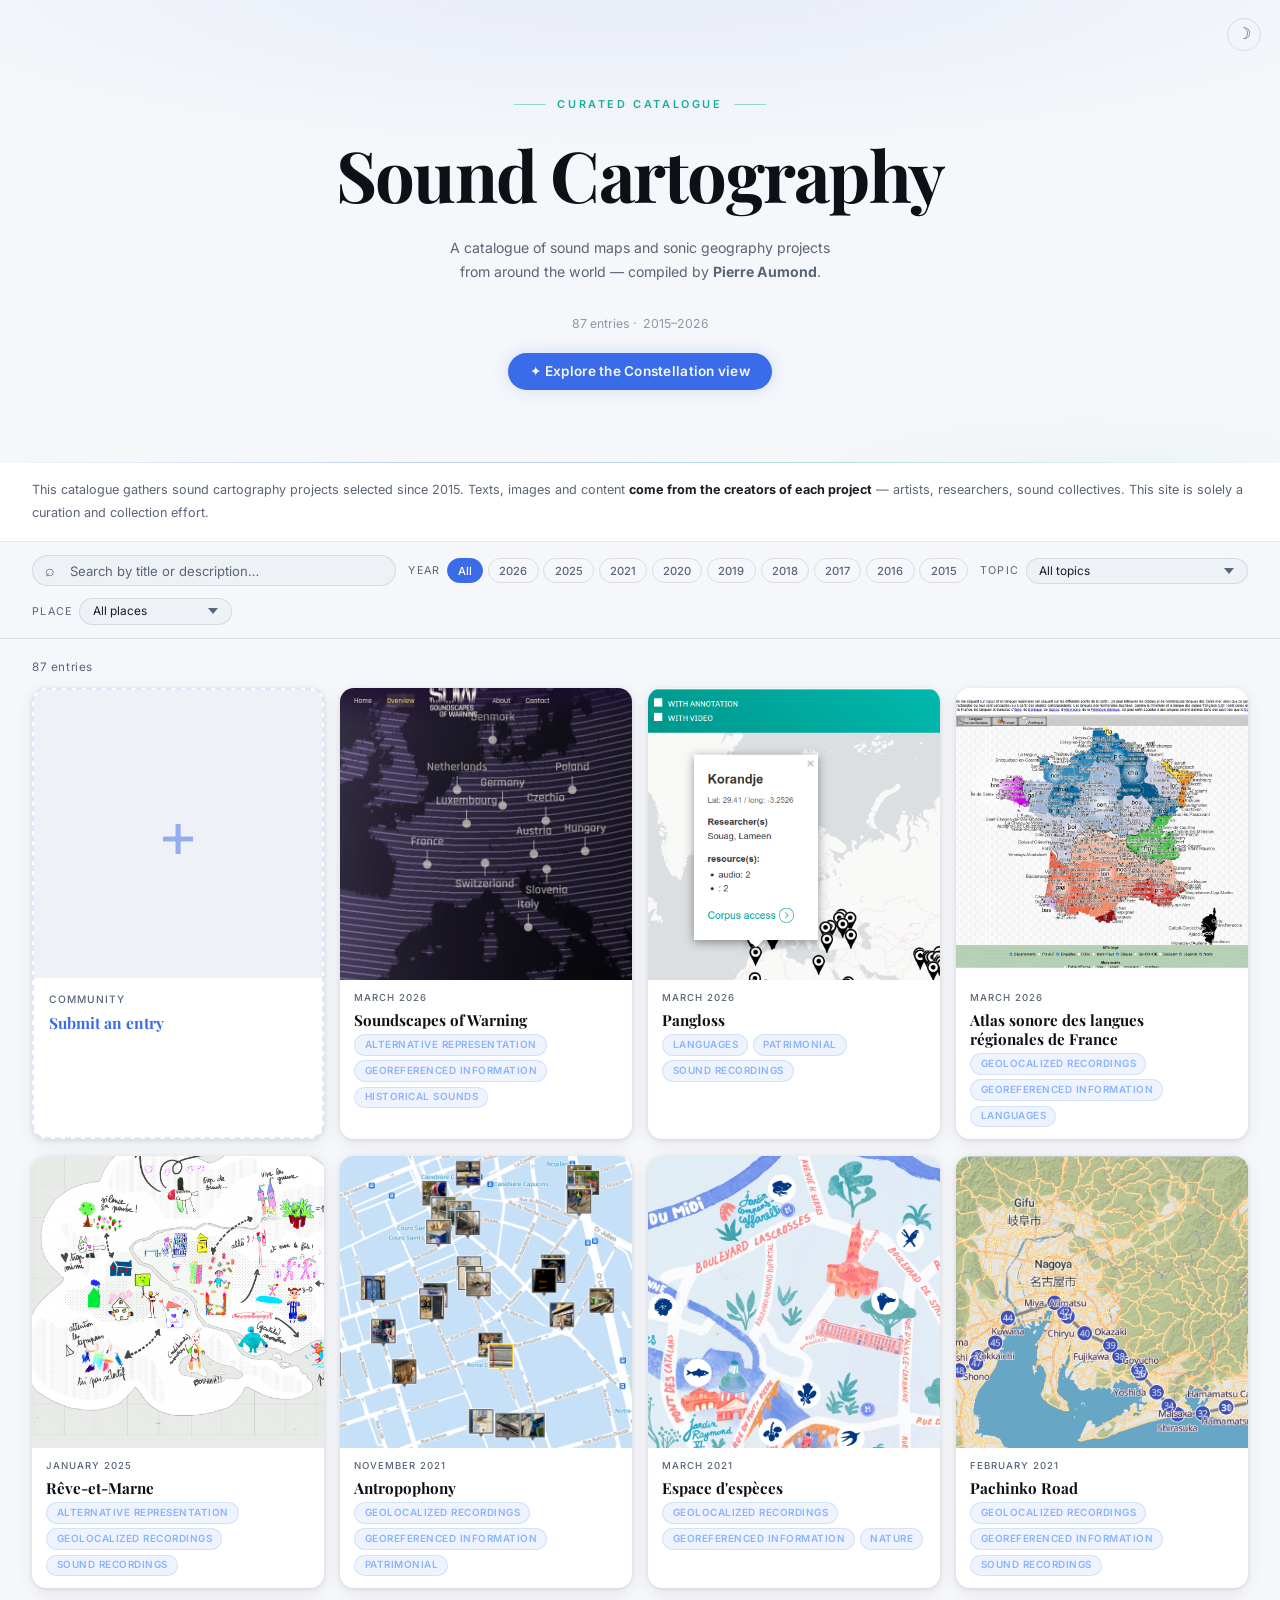
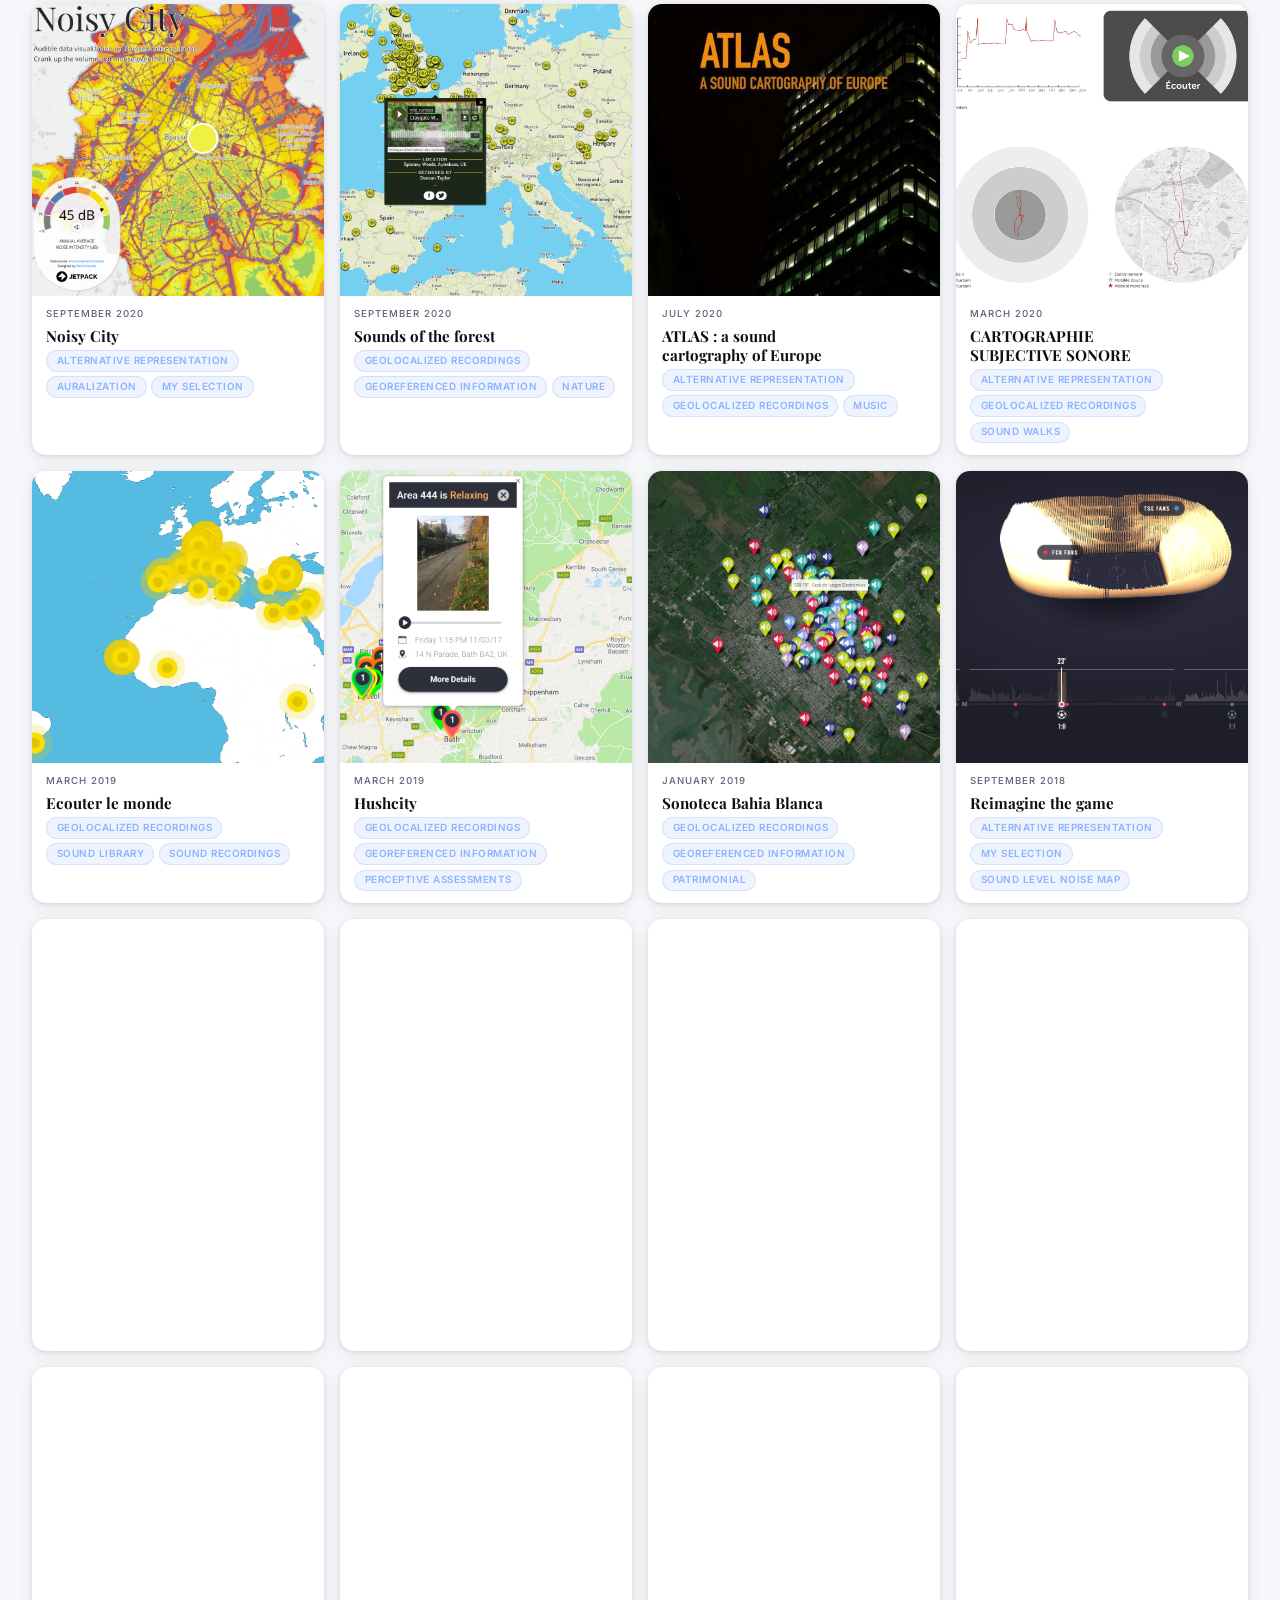
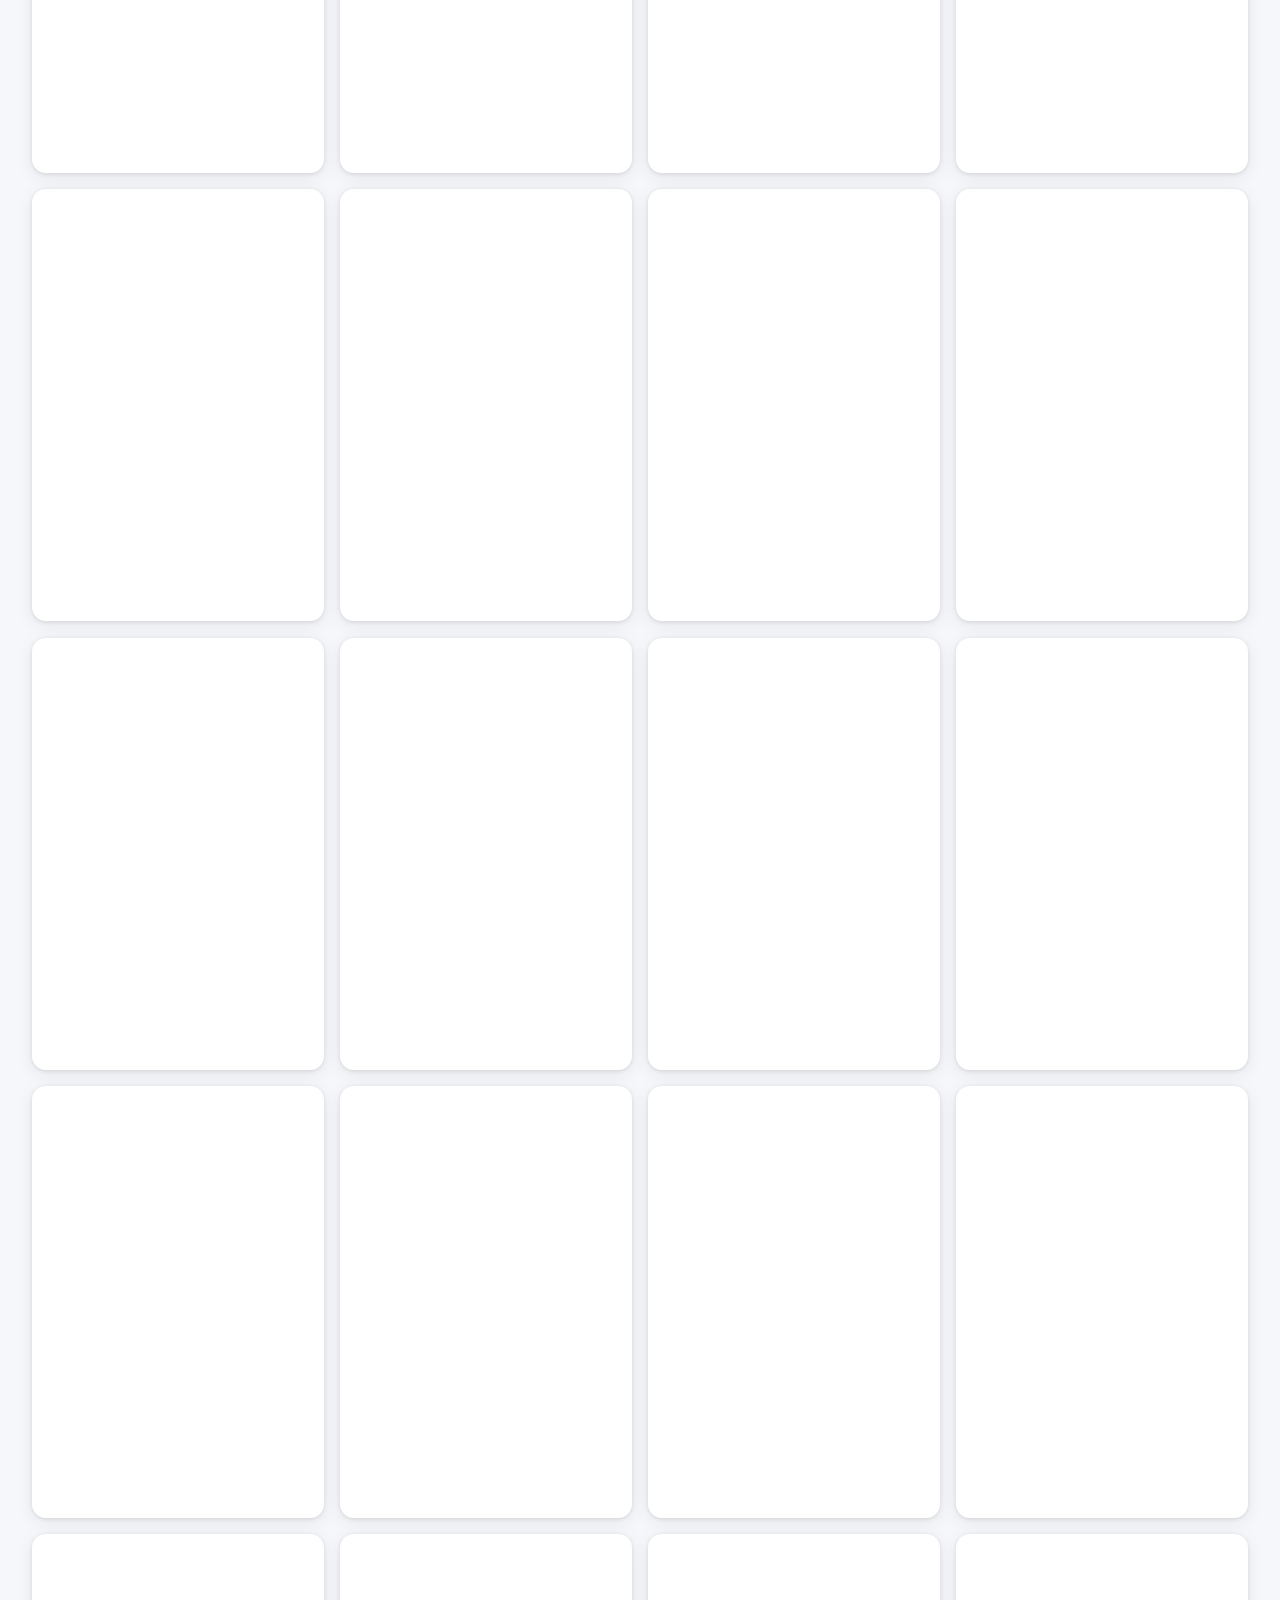
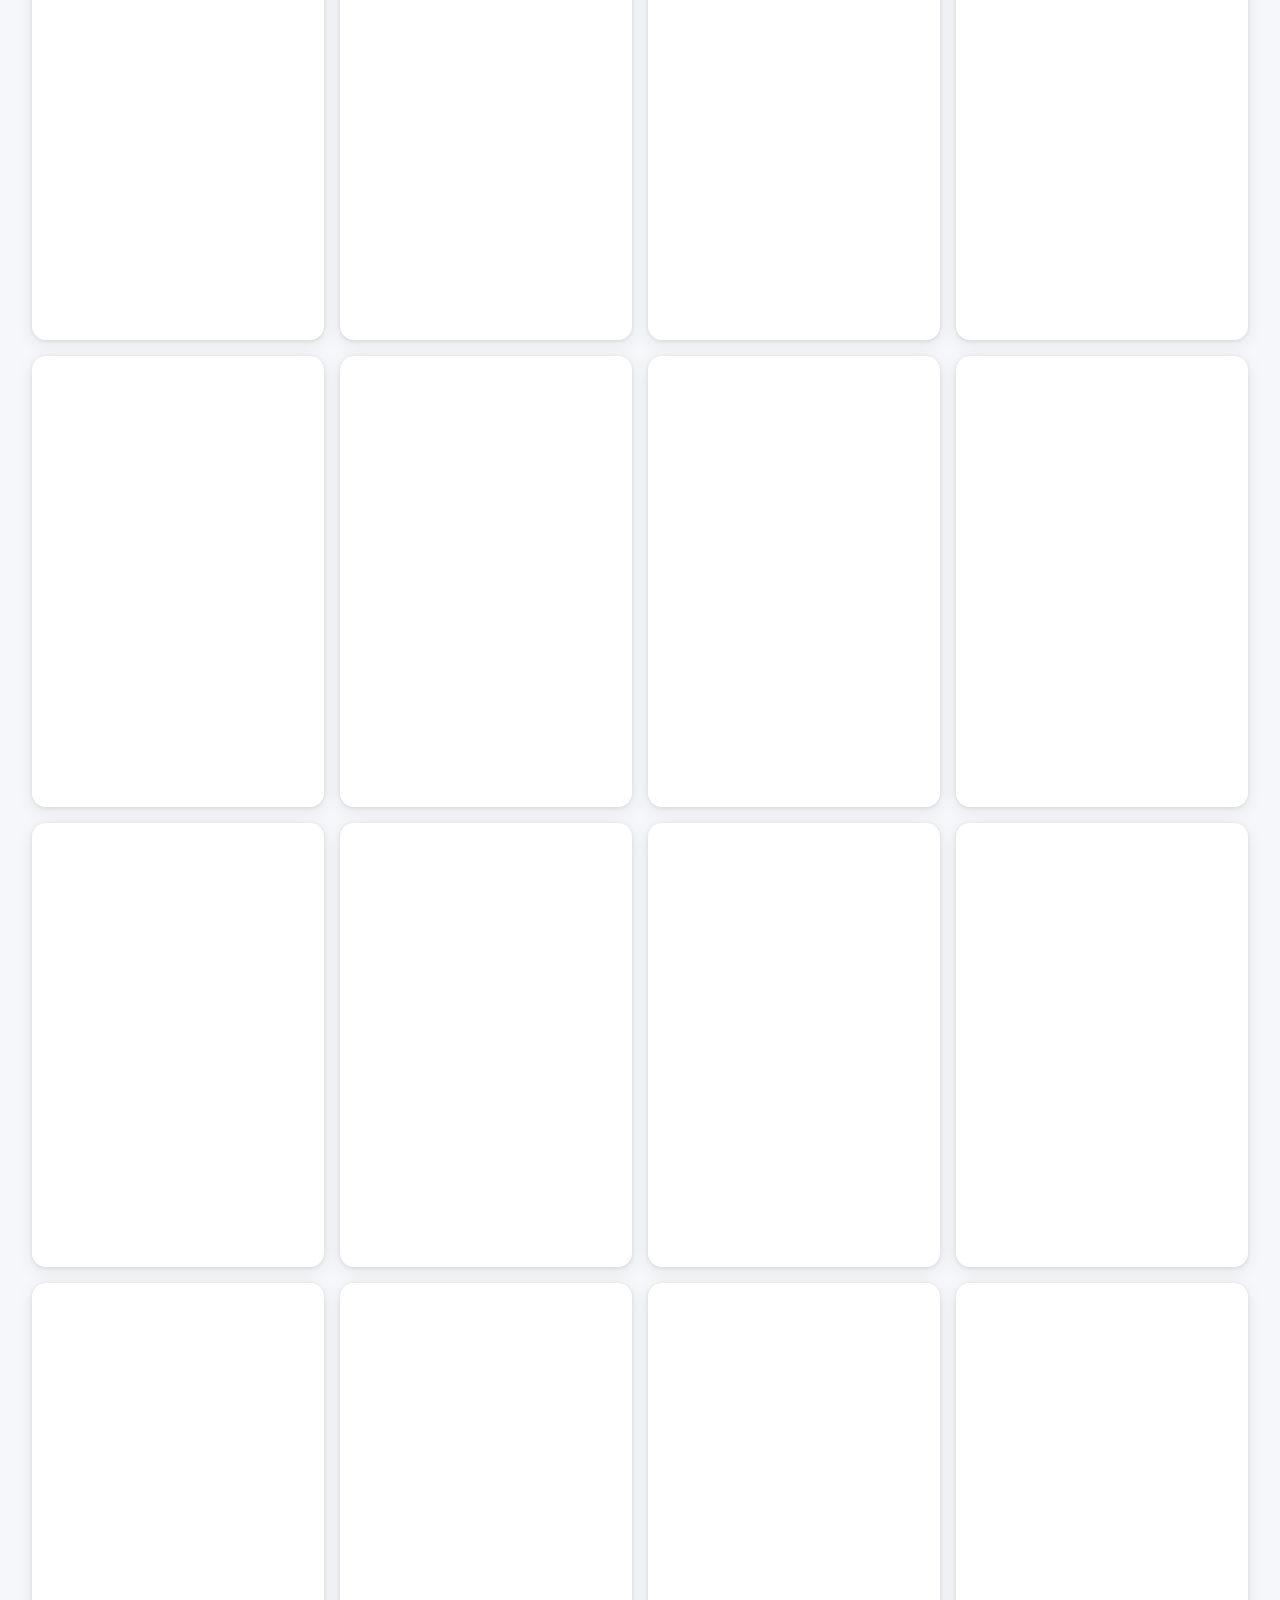
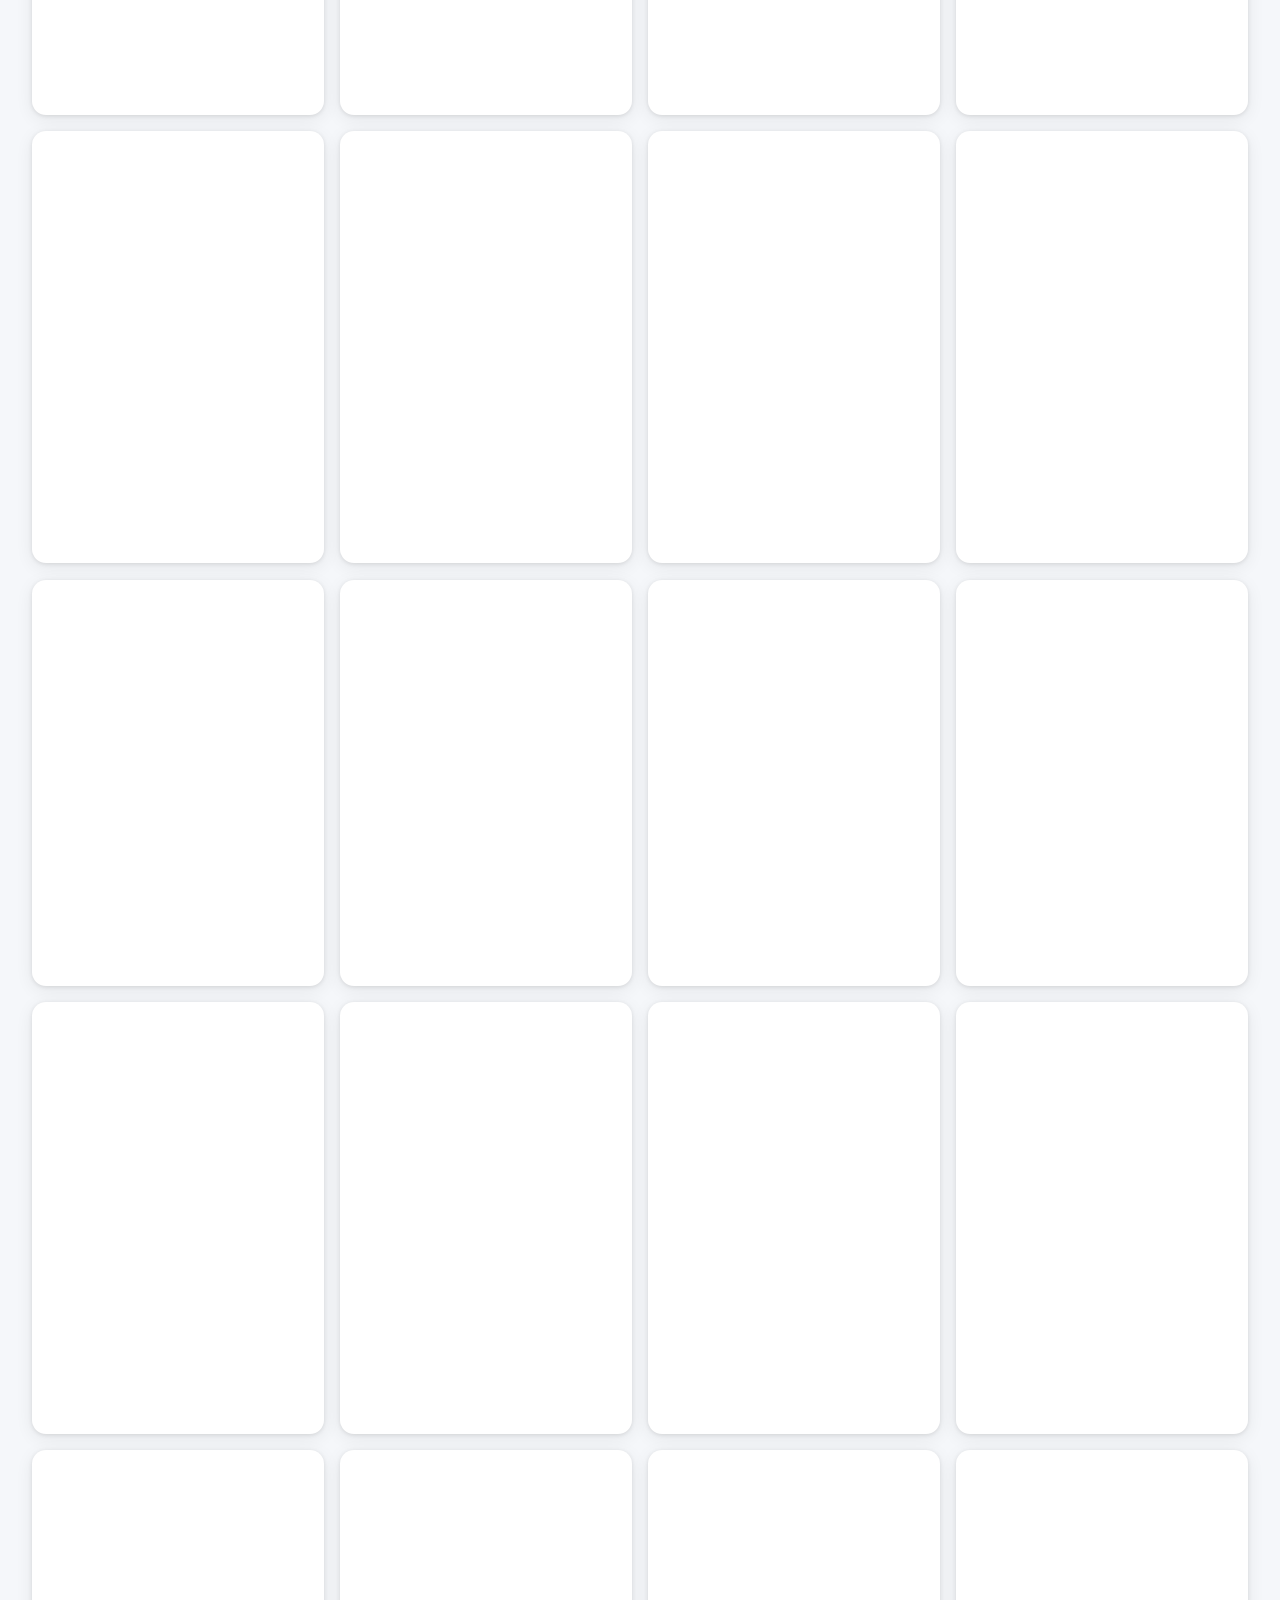
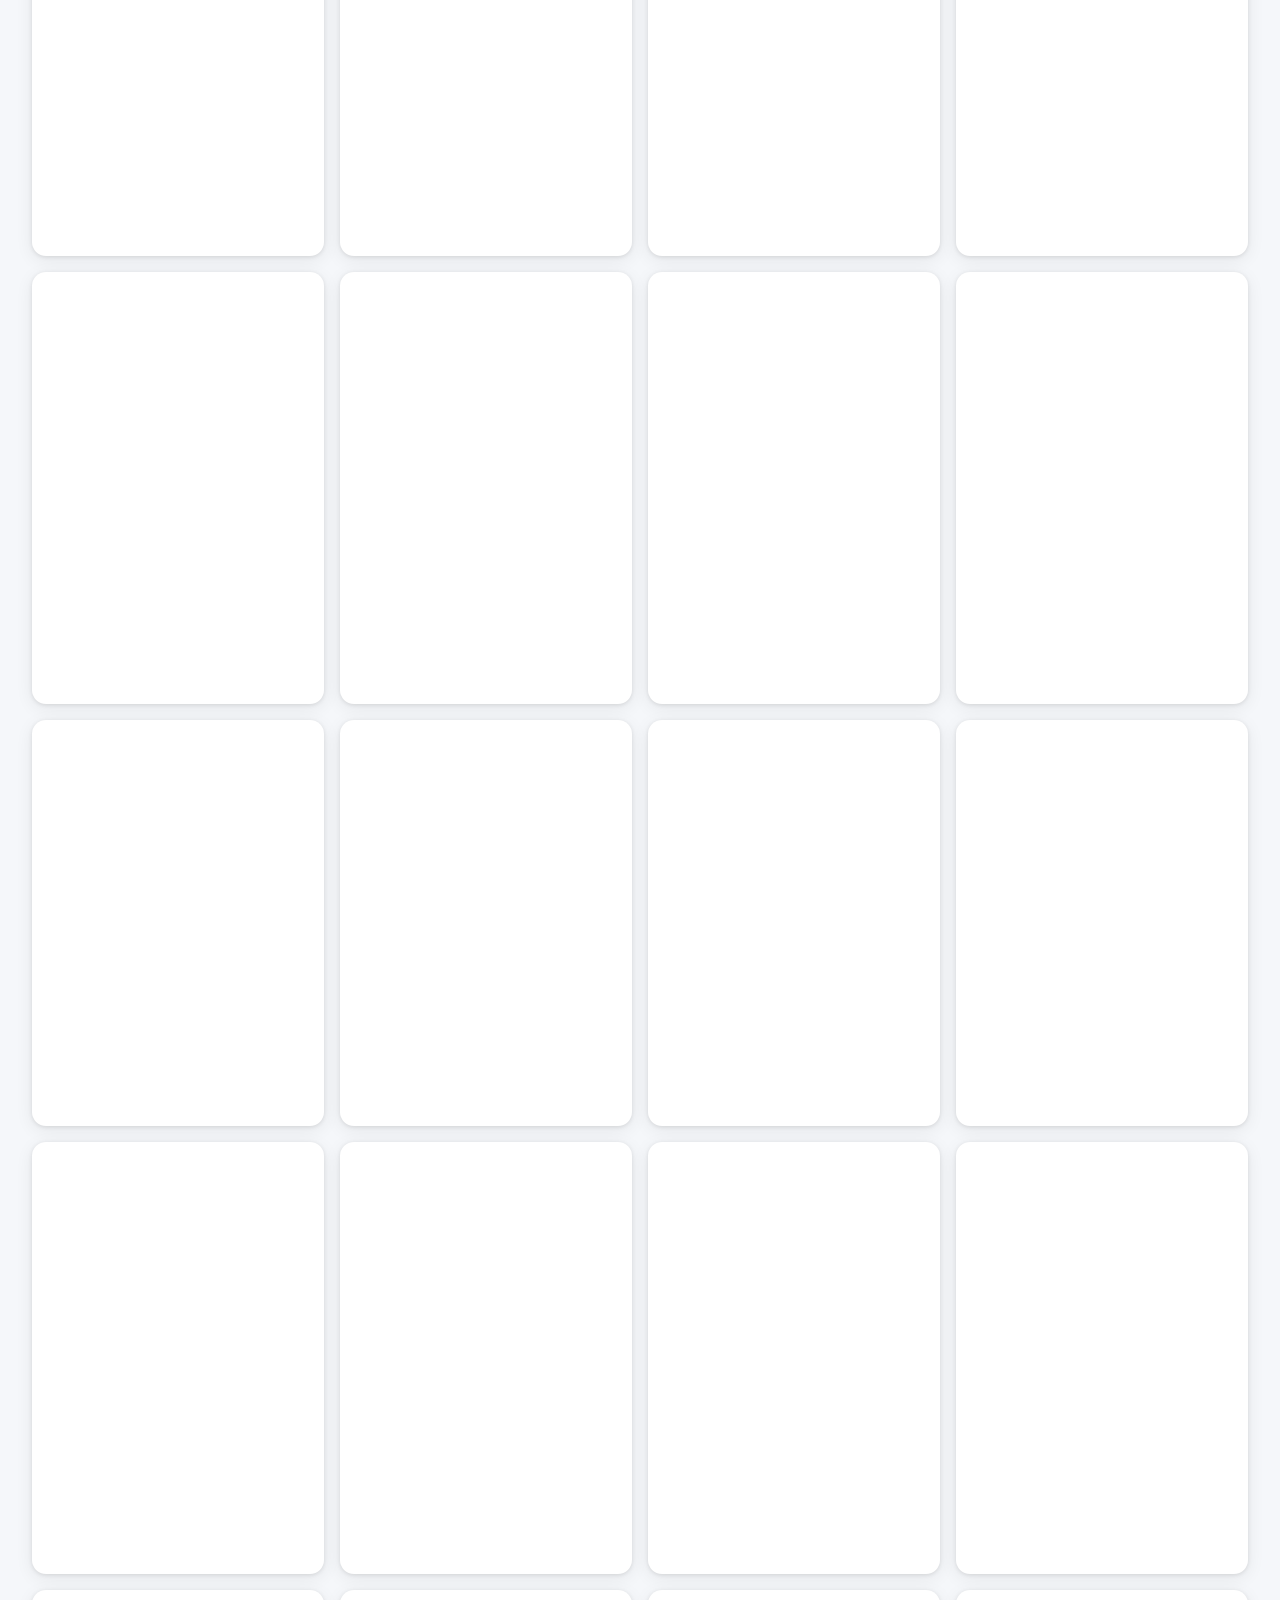
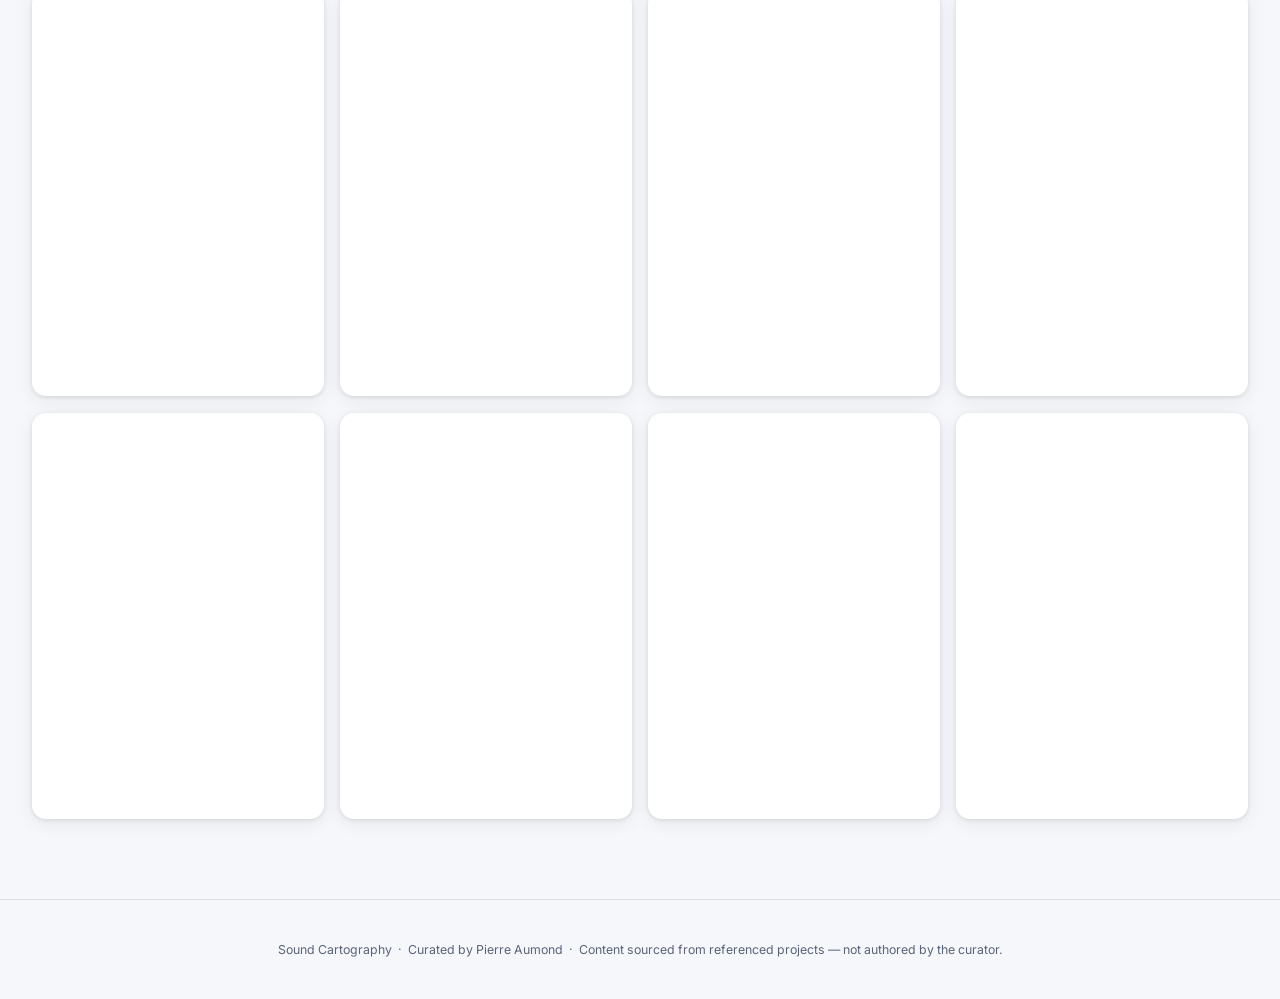
<file: index.html>
<!DOCTYPE html>
<html lang="en">
<head>
  <meta charset="UTF-8">
  <meta name="viewport" content="width=device-width, initial-scale=1.0">
  <title>Sound Cartography — Catalogue of Sound Maps</title>
  <meta name="description" content="A curated catalogue of sound maps and related projects from around the world. Compiled by Pierre Aumond.">
  <link rel="preconnect" href="https://fonts.googleapis.com">
  <link rel="preconnect" href="https://fonts.gstatic.com" crossorigin>
  <link href="https://fonts.googleapis.com/css2?family=Inter:wght@300;400;500;600&family=Playfair+Display:wght@600;700&display=swap" rel="stylesheet">
  <link rel="stylesheet" href="portfolio.css">
  <link rel="icon" href="favicon.svg" type="image/svg+xml">
  <script>(function(){var t=localStorage.getItem('theme');if(t)document.documentElement.setAttribute('data-theme',t);})();</script>
  <!-- GoatCounter analytics -->
  <script data-goatcounter="https://soundcartography.goatcounter.com/count"
          async src="//gc.zgo.at/count.js"></script>
  <link rel="canonical" href="https://pierromond.github.io/SoundCartography/index.html">
  <meta property="og:type"        content="website">
  <meta property="og:site_name"   content="Sound Cartography">
  <meta property="og:title"       content="Sound Cartography — Catalogue of Sound Maps">
  <meta property="og:description" content="A curated catalogue of sound maps and related projects from around the world. Compiled by Pierre Aumond.">
  <meta property="og:url"         content="https://pierromond.github.io/SoundCartography/index.html">
  <meta property="og:image"       content="https://pierromond.github.io/SoundCartography/media/sow.png">
  <meta name="twitter:card"        content="summary_large_image">
  <meta name="twitter:title"       content="Sound Cartography — Catalogue of Sound Maps">
  <meta name="twitter:description" content="A curated catalogue of sound maps and related projects from around the world. Compiled by Pierre Aumond.">
  <meta name="twitter:image"       content="https://pierromond.github.io/SoundCartography/media/sow.png">
  <script type="application/ld+json">{"@context":"https://schema.org","@type":"CollectionPage","name":"Sound Cartography — Catalogue of Sound Maps","description":"A curated catalogue of sound maps and related projects from around the world. Compiled by Pierre Aumond.","url":"https://pierromond.github.io/SoundCartography/index.html","author":{"@type":"Person","name":"Pierre Aumond"},"numberOfItems":86}</script>
</head>
<body>
<header class="site-header">
  <button class="theme-toggle" id="theme-toggle" aria-label="Toggle light/dark mode" title="Toggle light/dark mode">&#9728;</button>
  <p class="site-eyebrow">Curated catalogue</p>
  <h1 class="site-title">Sound Cartography</h1>
  <p class="site-subtitle">A catalogue of sound maps and sonic geography projects from around the world —
    compiled by <strong>Pierre Aumond</strong>.</p>
  <p class="site-meta" id="header-count">Loading…&nbsp;·&nbsp; 2015–2026</p>
  <p style="margin-top:1.2rem"><a href="constellation.html" style="display:inline-block;padding:.5rem 1.4rem;background:var(--accent);color:var(--bg);border-radius:24px;font-size:.85rem;font-weight:600;text-decoration:none;letter-spacing:.02em;box-shadow:0 0 18px var(--accent-glow);transition:transform .2s,box-shadow .2s" onmouseover="this.style.transform='scale(1.06)';this.style.boxShadow='0 0 28px var(--accent-glow)'" onmouseout="this.style.transform='scale(1)';this.style.boxShadow='0 0 18px var(--accent-glow)'">✦ Explore the Constellation view</a></p>
</header>
<span class="wave-sep"></span>

<section class="site-intro">
  <div class="site-intro-inner">
    <p>This catalogue gathers sound cartography projects selected since 2015.
    Texts, images and content <strong>come from the creators of each project</strong>
    &#8212; artists, researchers, sound collectives. This site is solely a curation and collection effort.</p>
  </div>
</section>

<div class="controls">
  <div class="controls-inner">
    <div class="search-wrap">
      <input type="search" id="search" placeholder="Search by title or description…" autocomplete="off">
    </div>
    <div class="filter-group" id="year-filter-group">
      <span class="filter-label">Year</span>
      <button class="filter-btn active" data-filter="all" data-type="year">All</button>
    </div>
    <div class="filter-group">
      <span class="filter-label">Topic</span>
      <select class="cat-select" id="topic-select">
        <option value="all">All topics</option>
      </select>
    </div>
    <div class="filter-group">
      <span class="filter-label">Place</span>
      <select class="cat-select" id="place-select">
        <option value="all">All places</option>
      </select>
    </div>
  </div>
</div>

<p class="counter" id="counter">Loading entries…</p>
<main>
  <div class="grid" id="grid">
    <a class="card card--submit" href="fiches/submit.html"
       data-year="all" data-topic="" data-place="">
      <div class="card-img"><span class="submit-icon">+</span></div>
      <div class="card-body">
        <div class="card-meta">Community</div>
        <h2 class="card-title">Submit an entry</h2>
      </div>
    </a>
    <div id="no-results" style="display:none"><p>No entries match your search.</p></div>
  </div>
</main>

<footer class="site-footer">
  <p>Sound Cartography &nbsp;·&nbsp; Curated by Pierre Aumond
    &nbsp;·&nbsp; Content sourced from referenced projects — not authored by the curator.</p>
</footer>
<script>
(function(){
  function sl(s){return String(s).toLowerCase().replace(/ /g,'-').replace(/\//g,'-');}
  function escH(s){return String(s).replace(/&/g,'&amp;').replace(/</g,'&lt;').replace(/>/g,'&gt;').replace(/"/g,'&quot;');}

  var counter=document.getElementById('counter');
  var headerCount=document.getElementById('header-count');
  var noRes=document.getElementById('no-results');
  var grid=document.getElementById('grid');
  var yrGroup=document.getElementById('year-filter-group');
  var topicSel=document.getElementById('topic-select');
  var placeSel=document.getElementById('place-select');
  var aYear='all',aTopic='all',aPlace='all',sTerm='';
  var allCards=[];

  function apply(){
    var v=0;
    allCards.forEach(function(c){
      var ok=(aYear==='all'||c.dataset.year===aYear)
           &&(aTopic==='all'||c.dataset.topic.split(' ').includes(aTopic))
           &&(aPlace==='all'||c.dataset.place.split(' ').includes(aPlace))
           &&(!sTerm||c.textContent.toLowerCase().includes(sTerm));
      c.classList.toggle('hidden',!ok);if(ok)v++;
    });
    counter.textContent=v+(v===1?' entry':' entries');
    noRes.style.display=v===0?'block':'none';
  }

  fetch('data/entries.json')
    .then(function(r){return r.json();})
    .then(function(entries){
      // Build filter option sets
      var years=[],topicMap={},placeMap={};
      entries.forEach(function(e){
        if(e.year&&e.year!=='—'&&!years.includes(e.year))years.push(e.year);
        e.topics.forEach(function(t){topicMap[t]=(topicMap[t]||0)+1;});
        e.places.forEach(function(p){placeMap[p]=(placeMap[p]||0)+1;});
      });
      years.sort(function(a,b){return b-a;});

      // Year buttons
      years.forEach(function(y){
        var btn=document.createElement('button');
        btn.className='filter-btn';btn.dataset.filter=y;btn.dataset.type='year';
        btn.textContent=y;yrGroup.appendChild(btn);
      });

      // Topic select
      Object.keys(topicMap).sort(function(a,b){return a.toLowerCase().localeCompare(b.toLowerCase());})
        .forEach(function(t){
          var o=document.createElement('option');
          o.value=sl(t);o.textContent=t+' ('+topicMap[t]+')';topicSel.appendChild(o);
        });

      // Place select
      Object.keys(placeMap).sort(function(a,b){return a.toLowerCase().localeCompare(b.toLowerCase());})
        .forEach(function(p){
          var o=document.createElement('option');
          o.value=sl(p);o.textContent=p+' ('+placeMap[p]+')';placeSel.appendChild(o);
        });

      // Render cards
      var frag=document.createDocumentFragment();
      entries.forEach(function(e){
        var imgHtml=e.local_img
          ?'<div class="card-img"><img src="'+escH(e.local_img)+'" alt="'+escH(e.title)+'" loading="lazy"></div>'
          :'<div class="card-img card-img--placeholder"><span>♪</span></div>';
        var allTags=e.topics.map(function(t){return {label:t,kind:'topic'}})
                    .concat(e.places.map(function(p){return {label:p,kind:'place'}}))
                    .slice(0,3);
        var tagsHtml=allTags.map(function(tg){
          return '<span class="tag tag--'+tg.kind+'">'+(tg.kind==='place'?'📍 ':'')+escH(tg.label)+'</span>';
        }).join('');
        var card=document.createElement('a');
        card.className='card';
        card.href='fiche.html?slug='+encodeURIComponent(e.slug);
        card.dataset.year=e.year;
        card.dataset.topic=e.topics.map(sl).join(' ');
        card.dataset.place=e.places.map(sl).join(' ');
        card.innerHTML=imgHtml
          +'<div class="card-body">'
            +'<div class="card-meta">'+escH(e.date)+'</div>'
            +'<h2 class="card-title">'+escH(e.title)+'</h2>'
            +(tagsHtml?'<div class="card-tags">'+tagsHtml+'</div>':'')
          +'</div>';
        frag.appendChild(card);
        allCards.push(card);
      });
      // Insert cards before the no-results sentinel
      grid.insertBefore(frag,noRes);

      // Update header + counter
      var n=entries.length;
      counter.textContent=n+' entries';
      headerCount.innerHTML=n+' entries&nbsp;&middot;&nbsp; 2015–2026';

      // Attach events after DOM is ready
      document.querySelectorAll('[data-type="year"]').forEach(function(b){
        b.addEventListener('click',function(){
          document.querySelectorAll('[data-type="year"]').forEach(function(x){x.classList.remove('active');});
          b.classList.add('active');aYear=b.dataset.filter;apply();
        });
      });
      topicSel.addEventListener('change',function(e){aTopic=e.target.value;apply();});
      placeSel.addEventListener('change',function(e){aPlace=e.target.value;apply();});
      var t;document.getElementById('search').addEventListener('input',function(e){
        clearTimeout(t);t=setTimeout(function(){sTerm=e.target.value.toLowerCase().trim();apply();},180);
      });
    })
    .catch(function(){counter.textContent='Error loading entries.';});
})();
</script>
<script>(function(){var root=document.documentElement;var btn=document.getElementById('theme-toggle');function isDark(){var t=root.getAttribute('data-theme');return t?t==='dark':!window.matchMedia('(prefers-color-scheme:light)').matches;}function sync(){btn.textContent=isDark()?'☀':'☽';}btn.addEventListener('click',function(){var n=isDark()?'light':'dark';root.setAttribute('data-theme',n);localStorage.setItem('theme',n);sync();});sync();})();</script>
</body>
</html>
</file>
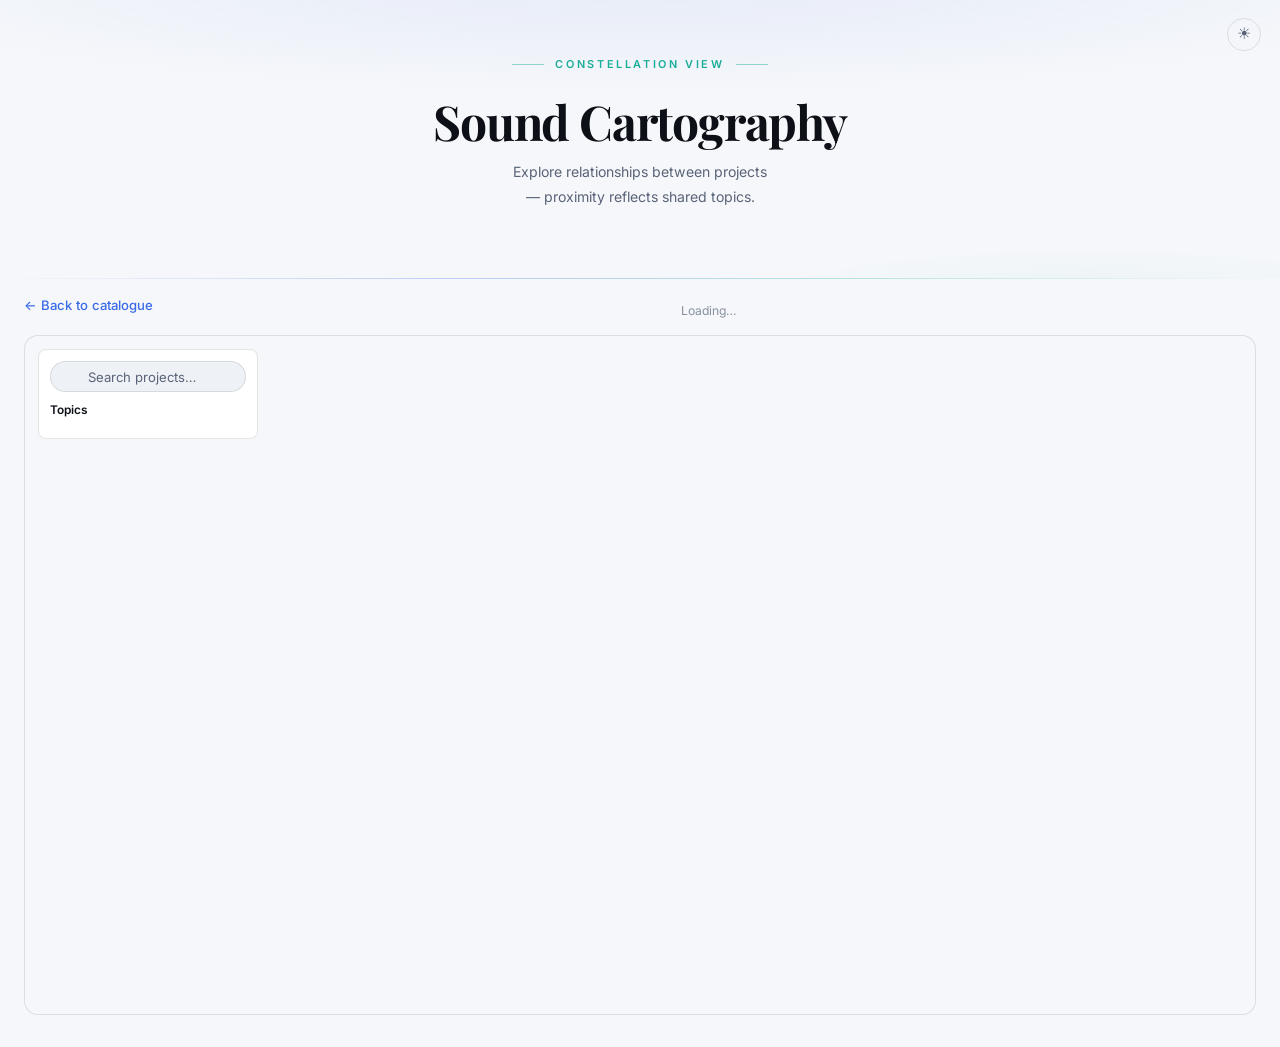
<file: constellation.html>
<!DOCTYPE html>
<html lang="en">
<head>
  <meta charset="UTF-8">
  <meta name="viewport" content="width=device-width, initial-scale=1.0">
  <title>Sound Cartography — Constellation</title>
  <meta name="description" content="Interactive constellation view of the Sound Cartography catalogue — explore relationships between sound map projects.">
  <link rel="preconnect" href="https://fonts.googleapis.com">
  <link rel="preconnect" href="https://fonts.gstatic.com" crossorigin>
  <link href="https://fonts.googleapis.com/css2?family=Inter:wght@300;400;500;600&family=Playfair+Display:wght@600;700&display=swap" rel="stylesheet">
  <link rel="stylesheet" href="portfolio.css">
  <link rel="icon" href="favicon.svg" type="image/svg+xml">
  <script>(function(){var t=localStorage.getItem('theme');if(t)document.documentElement.setAttribute('data-theme',t);})();</script>
  <script data-goatcounter="https://soundcartography.goatcounter.com/count"
          async src="//gc.zgo.at/count.js"></script>
  <link rel="canonical" href="https://pierromond.github.io/SoundCartography/constellation.html">
  <style>
    /* ── Constellation-specific styles ── */
    .constellation-wrap {
      position: relative;
      width: 100%;
      height: calc(100vh - 220px);
      min-height: 480px;
      background: var(--bg);
      border: 1px solid var(--border);
      border-radius: var(--radius);
      overflow: hidden;
      margin: 0 auto;
      max-width: var(--max-w);
    }
    .constellation-wrap svg { display: block; width: 100%; height: 100%; }

    /* ── Tooltip ── */
    .tip {
      position: absolute; pointer-events: none;
      background: var(--surface2); color: var(--text);
      border: 1px solid var(--border); border-radius: var(--radius-sm);
      padding: .6rem .85rem; font-size: .78rem; line-height: 1.45;
      max-width: 260px; box-shadow: 0 6px 24px rgba(0,0,0,.35);
      opacity: 0; transition: opacity .15s;
      z-index: 50;
    }
    .tip.visible { opacity: 1; }
    .tip-title { font-weight: 600; color: var(--heading); margin-bottom: .25rem; }
    .tip-tags  { display: flex; flex-wrap: wrap; gap: 4px; margin-top: .3rem; }
    .tip-tag   { font-size: .68rem; padding: 1px 6px; border-radius: 4px;
                 background: var(--accent-subtle); color: var(--accent); }

    /* ── Side panel: legend + search ── */
    .side-panel {
      position: absolute; top: .8rem; left: .8rem;
      width: 220px; max-height: calc(100% - 1.6rem);
      background: color-mix(in srgb, var(--surface) 92%, transparent);
      backdrop-filter: blur(10px); -webkit-backdrop-filter: blur(10px);
      border: 1px solid var(--border); border-radius: var(--radius-sm);
      padding: .7rem; overflow-y: auto; z-index: 20;
      font-size: .74rem;
    }
    .side-panel::-webkit-scrollbar { width: 4px; }
    .side-panel::-webkit-scrollbar-thumb { background: var(--border); border-radius: 2px; }

    .panel-search {
      width: 100%; padding: .35rem .5rem; margin-bottom: .55rem;
      background: var(--surface2); border: 1px solid var(--border);
      border-radius: var(--radius-sm); color: var(--text);
      font-size: .74rem; font-family: inherit; outline: none;
    }
    .panel-search::placeholder { color: var(--text-dim); }
    .panel-search:focus { border-color: var(--accent); }

    .legend-title { font-weight: 600; color: var(--heading); margin-bottom: .4rem; }
    .legend-item {
      display: flex; align-items: center; gap: 6px;
      padding: 2px 0; cursor: pointer; user-select: none;
      transition: opacity .15s;
    }
    .legend-item.dimmed { opacity: .3; }
    .legend-swatch {
      width: 10px; height: 10px; border-radius: 50%; flex-shrink: 0;
    }
    .legend-label { white-space: nowrap; overflow: hidden; text-overflow: ellipsis; }
    .legend-count { color: var(--text-dim); margin-left: auto; flex-shrink: 0; }

    /* ── Back link ── */
    .back-link {
      display: inline-flex; align-items: center; gap: .4rem;
      color: var(--accent); text-decoration: none; font-size: .82rem;
      font-weight: 500; margin-bottom: .6rem;
    }
    .back-link:hover { text-decoration: underline; }

    /* ── Info bar ── */
    .info-bar {
      display: flex; justify-content: space-between; align-items: center;
      max-width: var(--max-w); margin: 0 auto;
      padding: .5rem 0; font-size: .76rem; color: var(--text-dim);
    }
    .info-bar span { opacity: .7; }

    /* ── Legend toggle button (mobile only) ── */
    .panel-toggle {
      display: none;            /* hidden on desktop */
      position: absolute; top: .8rem; left: .8rem; z-index: 25;
      align-items: center; justify-content: center;
      width: 36px; height: 36px; border-radius: var(--radius-sm);
      background: color-mix(in srgb, var(--surface) 92%, transparent);
      backdrop-filter: blur(10px); -webkit-backdrop-filter: blur(10px);
      border: 1px solid var(--border); cursor: pointer;
      font-size: 1.1rem; color: var(--heading); line-height: 1;
    }

    /* ── Responsive ── */
    @media (max-width: 640px) {
      .side-panel {
        width: 170px; font-size: .68rem;
        transform: translateX(0);
        transition: transform .25s ease, opacity .25s ease;
      }
      .side-panel.collapsed {
        transform: translateX(-110%);
        opacity: 0; pointer-events: none;
      }
      .panel-toggle {
        display: flex;
      }
      .constellation-wrap { height: calc(100vh - 180px); min-height: 360px; }
    }
  </style>
</head>
<body>
<header class="site-header" style="padding:3rem 2rem 2.5rem">
  <button class="theme-toggle" id="theme-toggle" aria-label="Toggle light/dark mode" title="Toggle light/dark mode">&#9728;</button>
  <p class="site-eyebrow">Constellation view</p>
  <h1 class="site-title" style="font-size:clamp(1.8rem,4vw,3rem);margin-bottom:.8rem">Sound Cartography</h1>
  <p class="site-subtitle">Explore relationships between projects — proximity reflects shared topics.</p>
</header>
<span class="wave-sep"></span>

<main style="padding:1rem 1.5rem 2rem;max-width:calc(var(--max-w) + 3rem);margin:0 auto">
  <div style="display:flex;justify-content:space-between;align-items:center;flex-wrap:wrap;gap:.5rem;margin-bottom:.6rem">
    <a href="index.html" class="back-link">← Back to catalogue</a>
    <div class="info-bar" style="padding:0">
      <span id="info-text">Loading…</span>
    </div>
  </div>
  <div class="constellation-wrap" id="viz">
    <button class="panel-toggle" id="panel-toggle" aria-label="Toggle legend">☰</button>
    <div class="side-panel" id="legend-panel">
      <input type="search" class="panel-search" id="search" placeholder="Search projects…" autocomplete="off">
      <div class="legend-title">Topics</div>
      <div id="legend-list"></div>
    </div>
    <div class="tip" id="tooltip"></div>
  </div>
</main>

<script src="https://d3js.org/d3.v7.min.js"></script>
<script>
(function () {
  'use strict';

  /* ── Colour palette (25 hues, well-separated) ── */
  var PALETTE = [
    '#6495f0','#3ecfb2','#f0a864','#e06488','#a472e0',
    '#56c47a','#e0c84a','#4ac4e0','#e07a4a','#c7608e',
    '#7cbe46','#d05ce0','#48a0d0','#e0b86c','#56e0aa',
    '#d0784e','#8888e0','#b8d048','#e060a8','#46bec0',
    '#d8a038','#6a78d8','#70d870','#d86070','#a8a040'
  ];

  /* ── Globals ── */
  var wrap = document.getElementById('viz');
  var tip  = document.getElementById('tooltip');
  var searchInput = document.getElementById('search');
  var infoText = document.getElementById('info-text');
  var legendList = document.getElementById('legend-list');
  var panelToggle = document.getElementById('panel-toggle');
  var legendPanel = document.getElementById('legend-panel');
  var W, H;

  /* ── Mobile legend toggle ── */
  if (window.innerWidth <= 640) legendPanel.classList.add('collapsed');
  panelToggle.addEventListener('click', function () {
    legendPanel.classList.toggle('collapsed');
    panelToggle.textContent = legendPanel.classList.contains('collapsed') ? '☰' : '✕';
  });

  function measure() {
    W = wrap.clientWidth;
    H = wrap.clientHeight;
  }
  measure();

  /* ── Load data ── */
  d3.json('data/entries.json').then(function (entries) {

    /* ── Topics excluded from clustering (kept for display only) ── */
    var CLUSTER_EXCLUDE = ['My Selection'];
    function isClusterTopic(t) { return CLUSTER_EXCLUDE.indexOf(t) === -1; }

    /* ── Build topic → colour map (sorted by frequency, rarest = most distinctive) ── */
    var topicFreq = {};
    entries.forEach(function (e) {
      e.topics.forEach(function (t) { topicFreq[t] = (topicFreq[t] || 0) + 1; });
    });
    var topicsSorted = Object.keys(topicFreq).sort(function (a, b) { return topicFreq[a] - topicFreq[b]; });
    var topicColor = {};
    topicsSorted.forEach(function (t, i) { topicColor[t] = PALETTE[i % PALETTE.length]; });

    /* ── Assign each entry a "dominant" (rarest) clustering topic for colouring ── */
    entries.forEach(function (e) {
      var best = null, bestF = Infinity;
      e.topics.forEach(function (t) {
        if (!isClusterTopic(t)) return;
        if (topicFreq[t] < bestF) { bestF = topicFreq[t]; best = t; }
      });
      // fallback to any topic if all are excluded
      if (!best) e.topics.forEach(function (t) {
        if (topicFreq[t] < bestF) { bestF = topicFreq[t]; best = t; }
      });
      e._color = best ? topicColor[best] : '#888';
      e._dominant = best || '—';
    });

    /* ── Topic co-occurrence matrix → semantic ordering around ring ── */
    var cooc = {};
    topicsSorted.filter(isClusterTopic).forEach(function (t) { cooc[t] = {}; });
    entries.forEach(function (e) {
      e.topics.filter(isClusterTopic).forEach(function (t1) {
        e.topics.filter(isClusterTopic).forEach(function (t2) {
          if (t1 !== t2) cooc[t1][t2] = (cooc[t1][t2] || 0) + 1;
        });
      });
    });
    // Greedy nearest-neighbour: start from rarest topic, always pick most co-occurring next
    var _pool = topicsSorted.filter(isClusterTopic);
    var orderedTopics = [ _pool.shift() ];
    while (_pool.length > 0) {
      var _last = orderedTopics[orderedTopics.length - 1];
      var _best = _pool[0], _bestScore = -1;
      _pool.forEach(function (t) {
        var s = cooc[_last][t] || 0;
        if (s > _bestScore) { _bestScore = s; _best = t; }
      });
      orderedTopics.push(_best);
      _pool.splice(_pool.indexOf(_best), 1);
    }

    /* ── Jaccard-similarity links — clustering topics only (threshold ≥ 0.15) ── */
    var links = [];
    for (var i = 0; i < entries.length; i++) {
      for (var j = i + 1; j < entries.length; j++) {
        var ti = entries[i].topics.filter(isClusterTopic);
        var tj = entries[j].topics.filter(isClusterTopic);
        if (!ti.length || !tj.length) continue;
        var shared = 0;
        ti.forEach(function (t) { if (tj.indexOf(t) !== -1) shared++; });
        var jac = shared / (ti.length + tj.length - shared);
        if (jac >= 0.15) {
          links.push({ source: i, target: j, value: jac });
        }
      }
    }

    /* ── Nodes ── */
    var nodes = entries.map(function (e, idx) {
      return {
        id: idx,
        slug: e.slug,
        title: e.title,
        topics: e.topics,
        places: e.places,
        img: e.local_img || null,
        r: 10 + Math.sqrt(e.topics.length) * 5,
        color: e._color,
        dominant: e._dominant
      };
    });

    infoText.textContent = nodes.length + ' projects · ' + links.length + ' connections';

    /* ── Build legend ── */
    var activeTopic = null;
    var topicsByFreqDesc = topicsSorted.slice().reverse();
    topicsByFreqDesc.forEach(function (t) {
      var item = document.createElement('div');
      item.className = 'legend-item';
      item.innerHTML =
        '<span class="legend-swatch" style="background:' + topicColor[t] + '"></span>' +
        '<span class="legend-label" title="' + t + '">' + t + '</span>' +
        '<span class="legend-count">' + topicFreq[t] + '</span>';
      item.addEventListener('click', function () {
        if (activeTopic === t) { activeTopic = null; resetHighlight(); }
        else { activeTopic = t; highlightTopic(t); }
        syncLegend();
      });
      legendList.appendChild(item);
    });

    function syncLegend() {
      var items = legendList.querySelectorAll('.legend-item');
      items.forEach(function (el, idx) {
        el.classList.toggle('dimmed', activeTopic !== null && topicsByFreqDesc[idx] !== activeTopic);
      });
    }

    /* ── SVG ── */
    var svg = d3.select('#viz').insert('svg', '.tip')
      .attr('width', W).attr('height', H);

    var g = svg.append('g');

    /* ── Defs: image patterns for nodes ── */
    var defs = svg.append('defs');
    nodes.forEach(function (d) {
      if (!d.img) return;
      defs.append('pattern')
        .attr('id', 'pat-' + d.id)
        .attr('patternUnits', 'objectBoundingBox')
        .attr('width', 1).attr('height', 1)
        .append('image')
          .attr('href', d.img)
          .attr('width', d.r * 2)
          .attr('height', d.r * 2)
          .attr('preserveAspectRatio', 'xMidYMid slice');
    });

    /* ── Zoom ── */
    var zoom = d3.zoom()
      .scaleExtent([0.3, 5])
      .on('zoom', function (ev) { g.attr('transform', ev.transform); });
    svg.call(zoom);

    /* ── Links ── */
    var linkSel = g.append('g')
      .attr('class', 'links')
      .selectAll('line')
      .data(links)
      .join('line')
      .attr('stroke', 'var(--border)')
      .attr('stroke-width', function (d) { return 0.3 + d.value * 2.5; })
      .attr('stroke-opacity', function (d) { return 0.08 + d.value * 0.45; });

    /* ── Nodes ── */
    var nodeSel = g.append('g')
      .attr('class', 'nodes')
      .selectAll('circle')
      .data(nodes)
      .join('circle')
      .attr('r', function (d) { return d.r; })
      .attr('fill', function (d) { return d.img ? 'url(#pat-' + d.id + ')' : d.color; })
      .attr('fill-opacity', function (d) { return d.img ? 1 : 0.82; })
      .attr('stroke', function (d) { return d.color; })
      .attr('stroke-width', function (d) { return d.img ? 2.5 : 1.5; })
      .attr('stroke-opacity', function (d) { return d.img ? 0.85 : 0.4; })
      .attr('cursor', 'pointer')
      .call(d3.drag()
        .on('start', function (ev, d) { if (!ev.active) sim.alphaTarget(0.25).restart(); d.fx = d.x; d.fy = d.y; })
        .on('drag',  function (ev, d) { d.fx = ev.x; d.fy = ev.y; })
        .on('end',   function (ev, d) { if (!ev.active) sim.alphaTarget(0); d.fx = null; d.fy = null; })
      );

    /* ── Labels (only on large screens, shown on hover) ── */
    var labelSel = g.append('g')
      .attr('class', 'labels')
      .selectAll('text')
      .data(nodes)
      .join('text')
      .text(function (d) { return d.title; })
      .attr('font-size', '8px')
      .attr('font-family', 'Inter, sans-serif')
      .attr('fill', 'var(--text-dim)')
      .attr('text-anchor', 'middle')
      .attr('dy', function (d) { return d.r + 11; })
      .attr('opacity', 0)
      .attr('pointer-events', 'none');

    /* ── Tooltip ── */
    nodeSel
      .on('mouseover', function (ev, d) {
        d3.select(this).attr('fill-opacity', 1).attr('stroke-opacity', 1).attr('stroke-width', 3);
        labelSel.filter(function (l) { return l.id === d.id; }).attr('opacity', 1);
        var tagsHtml = d.topics.map(function (t) {
          return '<span class="tip-tag" style="background:' + topicColor[t] + '22;color:' + topicColor[t] + '">' + t + '</span>';
        }).join('');
        tip.innerHTML =
          '<div class="tip-title">' + escH(d.title) + '</div>' +
          (d.places.length ? '<div style="font-size:.7rem;color:var(--text-dim)">📍 ' + d.places.join(', ') + '</div>' : '') +
          '<div class="tip-tags">' + tagsHtml + '</div>';
        tip.classList.add('visible');
      })
      .on('mousemove', function (ev) {
        var rect = wrap.getBoundingClientRect();
        var x = ev.clientX - rect.left + 14;
        var y = ev.clientY - rect.top - 10;
        if (x + 270 > W) x = ev.clientX - rect.left - 270;
        if (y + 100 > H) y = H - 110;
        tip.style.left = x + 'px';
        tip.style.top  = y + 'px';
      })
      .on('mouseout', function (ev, d) {
        d3.select(this)
          .attr('fill-opacity', d.img ? 1 : 0.82)
          .attr('stroke-opacity', d.img ? 0.85 : 0.4)
          .attr('stroke-width', d.img ? 2.5 : 1.5);
        labelSel.filter(function (l) { return l.id === d.id; }).attr('opacity', 0);
        tip.classList.remove('visible');
      })
      .on('click', function (ev, d) {
        window.location.href = 'fiche.html?slug=' + encodeURIComponent(d.slug);
      });

    /* ── Cluster centres: all topics, semantically ordered around the ring ── */
    var clusterPos = {};  // topic → {x, y}
    function computeClusterPos() {
      var cx = W / 2, cy = H / 2;
      var R = Math.min(W, H) * 0.42;
      orderedTopics.forEach(function (t, i) {
        var angle = (2 * Math.PI * i) / orderedTopics.length - Math.PI / 2;
        clusterPos[t] = { x: cx + R * Math.cos(angle), y: cy + R * Math.sin(angle) };
      });
    }
    computeClusterPos();

    /* IDF-weighted centroid: pull each node toward weighted avg of its clustering topics */
    function clusterX(d) {
      var cx = 0, w = 0;
      d.topics.filter(isClusterTopic).forEach(function (t) {
        var wt = 1 / (topicFreq[t] || 1);  // rarer topic = stronger pull
        cx += clusterPos[t].x * wt; w += wt;
      });
      return w > 0 ? cx / w : W / 2;
    }
    function clusterY(d) {
      var cy2 = 0, w = 0;
      d.topics.filter(isClusterTopic).forEach(function (t) {
        var wt = 1 / (topicFreq[t] || 1);
        cy2 += clusterPos[t].y * wt; w += wt;
      });
      return w > 0 ? cy2 / w : H / 2;
    }

    /* ── Simulation ── */
    var sim = d3.forceSimulation(nodes)
      .force('link', d3.forceLink(links).id(function (d) { return d.id; })
        .distance(function (d) { return 20 + (1 - d.value) * 160; })
        .strength(function (d) { return d.value * 0.55; }))
      .force('charge', d3.forceManyBody().strength(-500).distanceMax(800))
      .force('collision', d3.forceCollide().radius(function (d) { return d.r + 8; }))
      .force('x', d3.forceX(clusterX).strength(0.32))
      .force('y', d3.forceY(clusterY).strength(0.32))
      .on('tick', tick);

    function tick() {
      linkSel
        .attr('x1', function (d) { return d.source.x; })
        .attr('y1', function (d) { return d.source.y; })
        .attr('x2', function (d) { return d.target.x; })
        .attr('y2', function (d) { return d.target.y; });
      nodeSel
        .attr('cx', function (d) { return d.x; })
        .attr('cy', function (d) { return d.y; });
      labelSel
        .attr('x', function (d) { return d.x; })
        .attr('y', function (d) { return d.y; });
    }

    /* ── Highlight helpers ── */
    function highlightTopic(t) {
      nodeSel.attr('fill-opacity', function (d) { return d.topics.indexOf(t) !== -1 ? 1 : 0.08; })
             .attr('stroke-opacity', function (d) { return d.topics.indexOf(t) !== -1 ? 0.8 : 0.04; });
      linkSel.attr('stroke-opacity', function (d) {
        var s = typeof d.source === 'object' ? d.source : nodes[d.source];
        var tg = typeof d.target === 'object' ? d.target : nodes[d.target];
        return (s.topics.indexOf(t) !== -1 && tg.topics.indexOf(t) !== -1) ? 0.5 : 0.03;
      });
    }

    function resetHighlight() {
      nodeSel.attr('fill-opacity', function (d) { return d.img ? 1 : 0.82; })
             .attr('stroke-opacity', function (d) { return d.img ? 0.85 : 0.4; });
      linkSel.attr('stroke-opacity', 0.35);
    }

    /* ── Search ── */
    var searchTimeout;
    searchInput.addEventListener('input', function () {
      clearTimeout(searchTimeout);
      searchTimeout = setTimeout(function () {
        var q = searchInput.value.toLowerCase().trim();
        if (activeTopic) { activeTopic = null; syncLegend(); }
        if (!q) { resetHighlight(); return; }
        nodeSel.attr('fill-opacity', function (d) { return d.title.toLowerCase().indexOf(q) !== -1 ? 1 : 0.08; })
               .attr('stroke-opacity', function (d) { return d.title.toLowerCase().indexOf(q) !== -1 ? 0.8 : 0.04; });
        linkSel.attr('stroke-opacity', 0.05);
      }, 200);
    });

    /* ── Resize ── */
    window.addEventListener('resize', function () {
      measure();
      svg.attr('width', W).attr('height', H);
      computeClusterPos();
      sim.force('x', d3.forceX(clusterX).strength(0.32));
      sim.force('y', d3.forceY(clusterY).strength(0.32));
      sim.alpha(0.3).restart();
    });

  }).catch(function (err) {
    infoText.textContent = 'Error loading data.';
    console.error(err);
  });

  /* ── Util ── */
  function escH(s) {
    var d = document.createElement('div'); d.textContent = s;
    return d.innerHTML;
  }

  /* ── Theme toggle ── */
  var root = document.documentElement;
  var btn  = document.getElementById('theme-toggle');
  function isDark() {
    var t = root.getAttribute('data-theme');
    return t ? t === 'dark' : !window.matchMedia('(prefers-color-scheme:light)').matches;
  }
  function syncTheme() { btn.textContent = isDark() ? '☀' : '☽'; }
  btn.addEventListener('click', function () {
    var n = isDark() ? 'light' : 'dark';
    root.setAttribute('data-theme', n);
    localStorage.setItem('theme', n);
    syncTheme();
  });
  syncTheme();
})();
</script>
</body>
</html>
</file>
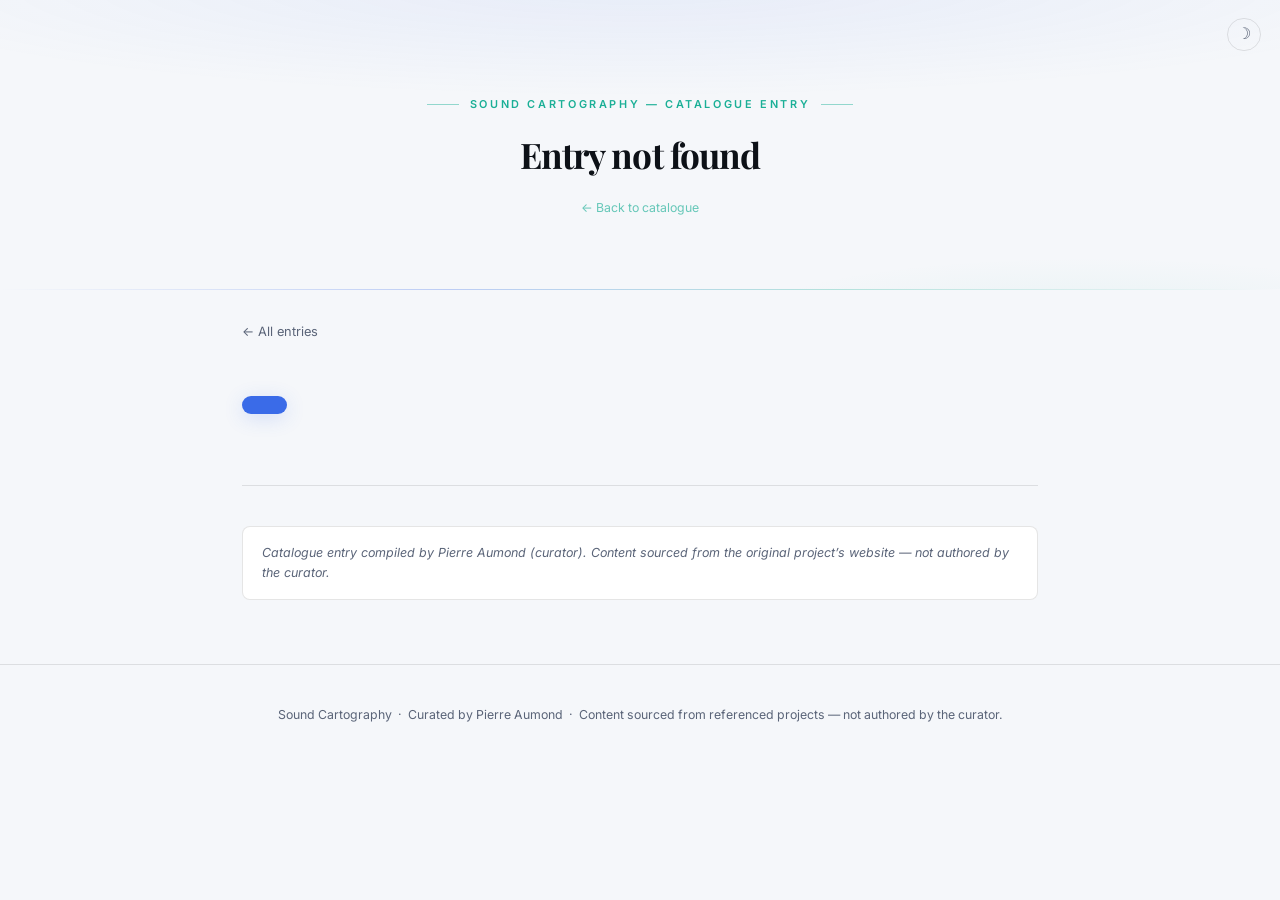
<file: fiche.html>
<!DOCTYPE html>
<html lang="en">
<head>
  <meta charset="UTF-8">
  <meta name="viewport" content="width=device-width, initial-scale=1.0">
  <title id="page-title">Sound Cartography</title>
  <meta name="description" id="page-desc" content="">
  <link rel="preconnect" href="https://fonts.googleapis.com">
  <link rel="preconnect" href="https://fonts.gstatic.com" crossorigin>
  <link href="https://fonts.googleapis.com/css2?family=Inter:wght@300;400;500;600&family=Playfair+Display:wght@600;700&display=swap" rel="stylesheet">
  <link rel="stylesheet" href="portfolio.css">
  <link rel="icon" href="favicon.svg" type="image/svg+xml">
  <script>(function(){var t=localStorage.getItem('theme');if(t)document.documentElement.setAttribute('data-theme',t);})();</script>
  <!-- GoatCounter analytics -->
  <script data-goatcounter="https://soundcartography.goatcounter.com/count"
          async src="//gc.zgo.at/count.js"></script>
</head>
<body>

<header class="site-header">
  <button class="theme-toggle" id="theme-toggle" aria-label="Toggle light/dark mode" title="Toggle light/dark mode">&#9728;</button>
  <p class="site-eyebrow">Sound Cartography &mdash; Catalogue entry</p>
  <h1 class="site-title site-title--fiche" id="entry-title"></h1>
  <p class="site-meta"><a href="index.html">&larr; Back to catalogue</a></p>
</header>
<span class="wave-sep"></span>

<nav class="fiche-nav">
  <a class="back-link" href="index.html">&larr; All entries</a>
  <div class="fiche-nav-arrows" id="nav-arrows"></div>
</nav>
<div id="hero-zone"></div>

<article class="fiche-main">
  <header class="fiche-header">
    <p class="fiche-eyebrow" id="entry-date"></p>
    <h2 class="fiche-title" id="entry-title2"></h2>
    <div class="fiche-tags card-tags" id="entry-tags"></div>
    <a class="fiche-visit" id="entry-link" target="_blank" rel="noopener"></a>
  </header>
  <hr class="fiche-divider">
  <div class="fiche-content" id="entry-body"></div>
  <div class="fiche-notice">
    Catalogue entry compiled by Pierre Aumond (curator).
    Content sourced from the original project&#8217;s website &mdash; not authored by the curator.
  </div>
</article>

<section class="similar-section" id="similar-section" style="display:none">
  <h3 class="similar-title">Similar projects</h3>
  <div class="similar-grid" id="similar-grid"></div>
</section>

<footer class="site-footer">
  <p>Sound Cartography &nbsp;·&nbsp; Curated by Pierre Aumond
    &nbsp;·&nbsp; Content sourced from referenced projects — not authored by the curator.</p>
</footer>
<script>
(function() {
  function escH(s) {
    return String(s).replace(/&/g,'&amp;').replace(/</g,'&lt;').replace(/>/g,'&gt;').replace(/"/g,'&quot;');
  }
  var params = new URLSearchParams(location.search);
  var slug = params.get('slug');
  if (!slug) { document.getElementById('entry-title').textContent = 'Entry not found'; return; }
  fetch('data/entries.json')
    .then(function(r) { return r.json(); })
    .then(function(entries) {
      var entry = entries.find(function(e) { return e.slug === slug; });
      if (!entry) { document.getElementById('entry-title').textContent = 'Entry not found'; return; }
      document.title = entry.title + ' — Sound Cartography';
      document.getElementById('page-desc').setAttribute('content', entry.excerpt.slice(0,160));
      document.getElementById('entry-title').textContent  = entry.title;
      document.getElementById('entry-title2').textContent = entry.title;
      document.getElementById('entry-date').textContent   = entry.date;
      // Hero image + lightbox
      if (entry.local_img) {
        document.getElementById('hero-zone').innerHTML =
          '<div class="fiche-hero">'+
          '<img src="'+entry.local_img+'" alt="'+escH(entry.title)+'" class="hero-img">'+
          '<button class="lightbox-btn" aria-label="View full size">&#x26F6; Full size</button>'+
          '</div>'+
          '<div class="lightbox" id="lb" role="dialog" aria-modal="true">'+
          '<button class="lightbox-close" aria-label="Close">&times;</button>'+
          '<img src="'+entry.local_img+'" alt="'+escH(entry.title)+'">'+
          '</div>';
        var lb = document.getElementById('lb');
        document.querySelector('.hero-img').addEventListener('click',     function(){lb.classList.add('open')});
        document.querySelector('.lightbox-btn').addEventListener('click',  function(){lb.classList.add('open')});
        document.querySelector('.lightbox-close').addEventListener('click',function(){lb.classList.remove('open')});
        lb.addEventListener('click', function(e){if(e.target===lb)lb.classList.remove('open')});
        document.addEventListener('keydown', function(e){if(e.key==='Escape')lb.classList.remove('open')});
      }
      // Tags
      var tags = entry.topics.map(function(t){
        return '<span class="tag tag--topic">'+escH(t)+'</span>';
      }).concat(entry.places.map(function(p){
        return '<span class="tag tag--place">&#128205; '+escH(p)+'</span>';
      }));
      document.getElementById('entry-tags').innerHTML = tags.join('');
      // Visit link
      var lk = document.getElementById('entry-link');
      if (entry.ext_url && entry.ext_url !== '#') {
        var domain = entry.ext_url.split('/')[2] || entry.ext_url;
        lk.href = entry.ext_url;
        lk.textContent = 'Visit project: '+domain+' ↗';
      } else { lk.style.display='none'; }
      // Body
      document.getElementById('entry-body').innerHTML = entry.body;

      // ── Prev / Next navigation (top bar) ──
      var idx = entries.indexOf(entry);
      var arrows = document.getElementById('nav-arrows');
      var ah = '';
      if (idx > 0) {
        var prev = entries[idx - 1];
        ah += '<a class="nav-arrow" href="fiche.html?slug='+encodeURIComponent(prev.slug)+'" title="'+escH(prev.title)+'">&larr; Prev</a>';
      }
      if (idx < entries.length - 1) {
        var next = entries[idx + 1];
        ah += '<a class="nav-arrow" href="fiche.html?slug='+encodeURIComponent(next.slug)+'" title="'+escH(next.title)+'">Next &rarr;</a>';
      }
      arrows.innerHTML = ah;

      // ── Keyboard arrow navigation ──
      var prevUrl = idx > 0 ? 'fiche.html?slug='+encodeURIComponent(entries[idx-1].slug) : null;
      var nextUrl = idx < entries.length-1 ? 'fiche.html?slug='+encodeURIComponent(entries[idx+1].slug) : null;
      document.addEventListener('keydown', function(e) {
        if (e.target.tagName === 'INPUT' || e.target.tagName === 'TEXTAREA') return;
        if (e.key === 'ArrowLeft'  && prevUrl) window.location.href = prevUrl;
        if (e.key === 'ArrowRight' && nextUrl) window.location.href = nextUrl;
      });

      // ── Swipe navigation (touch) ──
      var touchStartX = null, touchStartY = null;
      document.addEventListener('touchstart', function(e) {
        if (e.touches.length === 1) {
          touchStartX = e.touches[0].clientX;
          touchStartY = e.touches[0].clientY;
        }
      }, {passive:true});
      document.addEventListener('touchend', function(e) {
        if (touchStartX === null) return;
        var dx = e.changedTouches[0].clientX - touchStartX;
        var dy = e.changedTouches[0].clientY - touchStartY;
        touchStartX = null; touchStartY = null;
        // Only fire if swipe is clearly horizontal: |dx|>100 and |dx|>2*|dy|
        if (Math.abs(dx) < 100 || Math.abs(dx) < Math.abs(dy) * 2) return;
        if (dx > 0 && prevUrl) window.location.href = prevUrl;
        if (dx < 0 && nextUrl) window.location.href = nextUrl;
      });

      // ── Similar entries (by shared topics) ──
      var scored = entries.filter(function(e2){ return e2.slug !== entry.slug; }).map(function(e2){
        var shared = 0;
        entry.topics.forEach(function(t){ if(e2.topics.indexOf(t)!==-1) shared++; });
        return {entry:e2, score:shared};
      }).filter(function(s){ return s.score > 0; });
      scored.sort(function(a,b){ return b.score - a.score || a.entry.title.localeCompare(b.entry.title); });
      var top3 = scored.slice(0, 3);
      if (top3.length) {
        document.getElementById('similar-section').style.display = '';
        var gridHtml = top3.map(function(s){
          var e2 = s.entry;
          var imgH = e2.local_img
            ? '<div class="similar-img"><img src="'+escH(e2.local_img)+'" alt="'+escH(e2.title)+'" loading="lazy"></div>'
            : '<div class="similar-img similar-img--placeholder"><span>♪</span></div>';
          var sharedTopics = entry.topics.filter(function(t){ return e2.topics.indexOf(t)!==-1; }).slice(0,2);
          var tagsH = sharedTopics.map(function(t){ return '<span class="tag tag--topic" style="font-size:.62rem">'+escH(t)+'</span>'; }).join('');
          return '<a class="similar-card" href="fiche.html?slug='+encodeURIComponent(e2.slug)+'">' +
            imgH +
            '<div class="similar-body">' +
            '<div class="similar-card-title">'+escH(e2.title)+'</div>' +
            (tagsH ? '<div class="similar-tags">'+tagsH+'</div>' : '') +
            '</div></a>';
        }).join('');
        document.getElementById('similar-grid').innerHTML = gridHtml;
      }
    });
})();
</script>
<script>(function(){var root=document.documentElement;var btn=document.getElementById('theme-toggle');function isDark(){var t=root.getAttribute('data-theme');return t?t==='dark':!window.matchMedia('(prefers-color-scheme:light)').matches;}function sync(){btn.textContent=isDark()?'☀':'☽';}btn.addEventListener('click',function(){var n=isDark()?'light':'dark';root.setAttribute('data-theme',n);localStorage.setItem('theme',n);sync();});sync();})();</script>
</body>
</html>
</file>
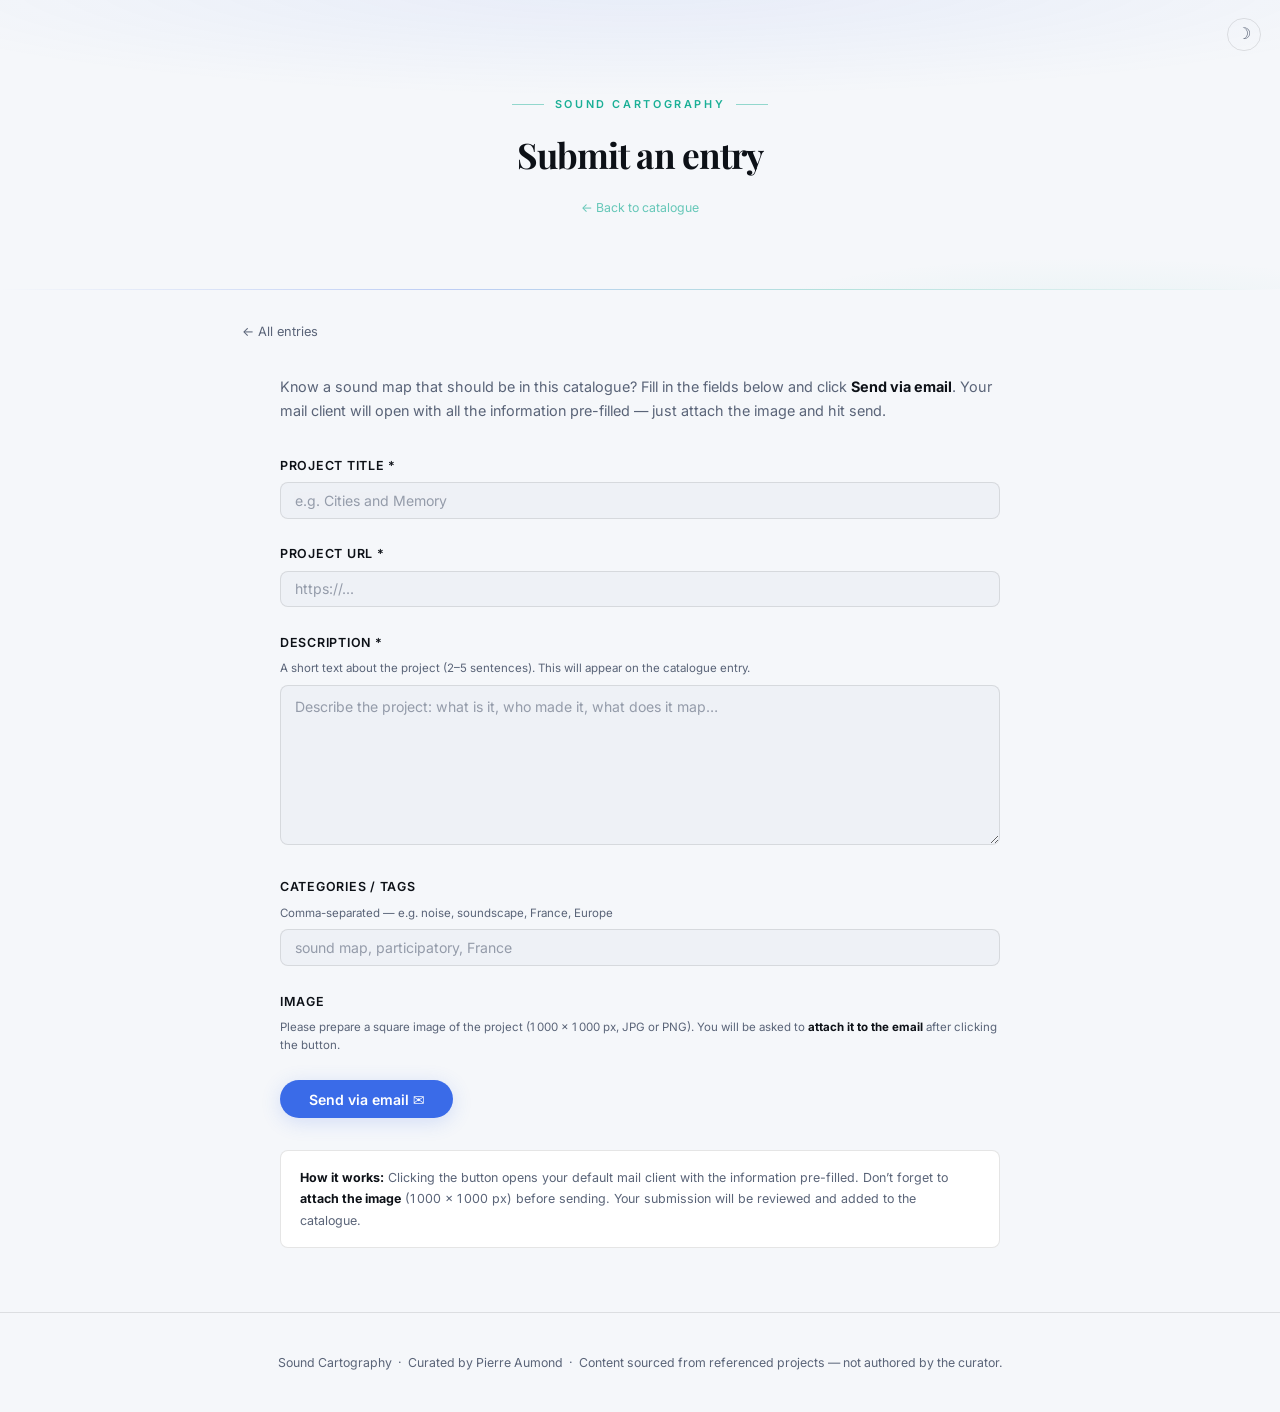
<file: fiches/submit.html>
<!DOCTYPE html>
<html lang="en">
<head>
  <meta charset="UTF-8">
  <meta name="viewport" content="width=device-width, initial-scale=1.0">
  <title>Submit an entry — Sound Cartography</title>
  <meta name="description" content="Propose a sound map project for the Sound Cartography catalogue.">
  <link rel="preconnect" href="https://fonts.googleapis.com">
  <link rel="preconnect" href="https://fonts.gstatic.com" crossorigin>
  <link href="https://fonts.googleapis.com/css2?family=Inter:wght@300;400;500;600&family=Playfair+Display:wght@600;700&display=swap" rel="stylesheet">
  <link rel="stylesheet" href="../portfolio.css">
  <link rel="icon" href="../favicon.svg" type="image/svg+xml">
  <script>(function(){var t=localStorage.getItem('theme');if(t)document.documentElement.setAttribute('data-theme',t);})();</script>
  <!-- GoatCounter analytics -->
  <script data-goatcounter="https://soundcartography.goatcounter.com/count"
          async src="//gc.zgo.at/count.js"></script>
</head>
<body>

<header class="site-header">
  <button class="theme-toggle" id="theme-toggle" aria-label="Toggle light/dark mode" title="Toggle light/dark mode">&#9728;</button>
  <p class="site-eyebrow">Sound Cartography</p>
  <h1 class="site-title site-title--fiche">Submit an entry</h1>
  <p class="site-meta"><a href="../index.html">← Back to catalogue</a></p>
</header>
<span class="wave-sep"></span>

<nav class="fiche-nav"><a class="back-link" href="../index.html">← All entries</a></nav>

<article class="fiche-main">
  <div class="submit-form">
    <p style="color:var(--text-dim);font-size:.9rem;line-height:1.7;margin-bottom:2rem">
      Know a sound map that should be in this catalogue? Fill in the fields below and click
      <strong style="color:var(--heading)">Send via email</strong>.
      Your mail client will open with all the information pre-filled —
      just attach the image and hit send.
    </p>

    <div class="form-group">
      <label for="f-title">Project title *</label>
      <input type="text" id="f-title" placeholder="e.g. Cities and Memory" required>
    </div>

    <div class="form-group">
      <label for="f-url">Project URL *</label>
      <input type="url" id="f-url" placeholder="https://..." required>
    </div>

    <div class="form-group">
      <label for="f-desc">Description *</label>
      <span class="hint">A short text about the project (2–5 sentences). This will appear on the catalogue entry.</span>
      <textarea id="f-desc" placeholder="Describe the project: what is it, who made it, what does it map…"></textarea>
    </div>

    <div class="form-group">
      <label for="f-cats">Categories / tags</label>
      <span class="hint">Comma-separated — e.g. noise, soundscape, France, Europe</span>
      <input type="text" id="f-cats" placeholder="sound map, participatory, France">
    </div>

    <div class="form-group">
      <label>Image</label>
      <span class="hint">
        Please prepare a square image of the project (1 000 × 1 000 px, JPG or PNG).
        You will be asked to <strong style="color:var(--heading)">attach it to the email</strong> after clicking the button.
      </span>
    </div>

    <button class="submit-btn" id="send-btn">Send via email ✉</button>

    <div class="form-note">
      <strong style="color:var(--heading)">How it works:</strong>
      Clicking the button opens your default mail client with the information pre-filled.
      Don’t forget to <strong style="color:var(--heading)">attach the image</strong> (1 000 × 1 000 px)
      before sending. Your submission will be reviewed and added to the catalogue.
    </div>
  </div>
</article>

<footer class="site-footer">
  <p>Sound Cartography &nbsp;·&nbsp; Curated by Pierre Aumond
    &nbsp;·&nbsp; Content sourced from referenced projects — not authored by the curator.</p>
</footer>
<script>
(function(){{
  document.getElementById('send-btn').addEventListener('click', function() {{
    var title = document.getElementById('f-title').value.trim();
    var url   = document.getElementById('f-url').value.trim();
    var desc  = document.getElementById('f-desc').value.trim();
    var cats  = document.getElementById('f-cats').value.trim();
    if (!title || !url || !desc) {{
      alert('Please fill in the title, URL and description.');
      return;
    }}
    var nl = '\n';
    var body = 'PROJECT TITLE: ' + title + nl + nl
             + 'URL: ' + url + nl + nl
             + 'DESCRIPTION:' + nl + desc + nl + nl
             + 'CATEGORIES: ' + (cats || '(none)') + nl + nl
             + '---' + nl
             + 'Please attach the image (1000x1000 px) to this email.';
    var subject = 'Sound Cartography — New entry: ' + title;
    window.location.href = 'mailto:pierre.aumond@univ-eiffel.fr'
      + '?subject=' + encodeURIComponent(subject)
      + '&body=' + encodeURIComponent(body);
  }});
}})();
</script>
<script>(function(){var root=document.documentElement;var btn=document.getElementById('theme-toggle');function isDark(){var t=root.getAttribute('data-theme');return t?t==='dark':!window.matchMedia('(prefers-color-scheme:light)').matches;}function sync(){btn.textContent=isDark()?'☀':'☽';}btn.addEventListener('click',function(){var n=isDark()?'light':'dark';root.setAttribute('data-theme',n);localStorage.setItem('theme',n);sync();});sync();})();</script>
</body>
</html>
</file>
<file: portfolio.css>
/* ── Reset & base ── */
*,*::before,*::after{box-sizing:border-box;margin:0;padding:0}

/* ── Design tokens — dark (default) ── */
:root{
  --bg:#08090b;--surface:#111318;--surface2:#181d26;
  --border:rgba(255,255,255,.11);
  --accent:#6495f0;--accent2:#3ecfb2;
  --accent-glow:rgba(100,149,240,.22);
  --accent-subtle:color-mix(in oklch,#6495f0 18%,transparent);
  --text:#d4ddf2;--text-dim:#7088a8;--heading:#f2f5ff;
  --radius:14px;--radius-sm:8px;--max-w:1440px;
  --header-grad:
    radial-gradient(ellipse 90% 55% at 50% -5%,rgba(100,149,240,.14) 0%,transparent 70%),
    radial-gradient(ellipse 45% 35% at 85% 110%,rgba(62,207,178,.09) 0%,transparent 60%);
}
/* ── Design tokens — light mode ── */
@media(prefers-color-scheme:light){
  :root{
    --bg:#f5f7fa;--surface:#ffffff;--surface2:#eef1f6;
    --border:rgba(0,0,0,.10);
    --accent:#3a6be8;--accent2:#1aaf96;
    --accent-glow:rgba(58,107,232,.18);
    --accent-subtle:color-mix(in oklch,#3a6be8 12%,transparent);
    --text:#1a1d26;--text-dim:#5a6478;--heading:#0d1117;
    --header-grad:
      radial-gradient(ellipse 90% 55% at 50% -5%,rgba(58,107,232,.08) 0%,transparent 70%),
      radial-gradient(ellipse 45% 35% at 85% 110%,rgba(26,175,150,.06) 0%,transparent 60%);
  }
}
/* ── Manual theme overrides (localStorage) ── */
[data-theme="light"]{
  --bg:#f5f7fa;--surface:#ffffff;--surface2:#eef1f6;
  --border:rgba(0,0,0,.10);
  --accent:#3a6be8;--accent2:#1aaf96;
  --accent-glow:rgba(58,107,232,.18);
  --accent-subtle:color-mix(in oklch,#3a6be8 12%,transparent);
  --text:#1a1d26;--text-dim:#5a6478;--heading:#0d1117;
  --header-grad:
    radial-gradient(ellipse 90% 55% at 50% -5%,rgba(58,107,232,.08) 0%,transparent 70%),
    radial-gradient(ellipse 45% 35% at 85% 110%,rgba(26,175,150,.06) 0%,transparent 60%);
}
[data-theme="dark"]{
  --bg:#08090b;--surface:#111318;--surface2:#181d26;
  --border:rgba(255,255,255,.11);
  --accent:#6495f0;--accent2:#3ecfb2;
  --accent-glow:rgba(100,149,240,.22);
  --accent-subtle:color-mix(in oklch,#6495f0 18%,transparent);
  --text:#d4ddf2;--text-dim:#7088a8;--heading:#f2f5ff;
  --header-grad:
    radial-gradient(ellipse 90% 55% at 50% -5%,rgba(100,149,240,.14) 0%,transparent 70%),
    radial-gradient(ellipse 45% 35% at 85% 110%,rgba(62,207,178,.09) 0%,transparent 60%);
}
html{scroll-behavior:smooth}
body{font-family:'Inter',system-ui,sans-serif;background:var(--bg);color:var(--text);line-height:1.6;font-size:15px;-webkit-font-smoothing:antialiased;transition:background .3s,color .3s}
:focus-visible{outline:2px solid var(--accent);outline-offset:3px;border-radius:var(--radius-sm)}
@media(prefers-reduced-motion:reduce){
  *,*::before,*::after{animation-duration:.01ms!important;animation-iteration-count:1!important;transition-duration:.01ms!important;scroll-behavior:auto!important}
}
@media(forced-colors:active){.card{border:1px solid CanvasText}.tag{border:1px solid CanvasText}}

/* ── Header ── */
.site-header{
  padding:5.5rem 2rem 4.5rem;text-align:center;
  position:relative;overflow:hidden;background:var(--bg);
}
.site-header::before{
  content:'';position:absolute;inset:0;
  background:var(--header-grad);
  pointer-events:none;
}
.theme-toggle{
  position:absolute;top:1.1rem;right:1.2rem;
  background:none;border:1px solid var(--border);
  border-radius:50%;width:2.1rem;height:2.1rem;
  font-size:1rem;line-height:1;cursor:pointer;
  color:var(--text-dim);display:flex;align-items:center;justify-content:center;
  transition:border-color .2s,color .2s;z-index:10;
}
.theme-toggle:hover{border-color:var(--accent);color:var(--accent)}
.site-eyebrow{
  font-size:.68rem;font-weight:600;letter-spacing:.24em;text-transform:uppercase;
  color:var(--accent2);margin-bottom:1.4rem;
  display:inline-flex;align-items:center;gap:.7rem;
}
.site-eyebrow::before,.site-eyebrow::after{
  content:'';display:block;width:32px;height:1px;background:currentColor;opacity:.45;
}
.site-title{
  font-family:'Playfair Display',Georgia,serif;
  font-size:clamp(2.8rem,6vw,4.4rem);font-weight:700;
  color:var(--heading);letter-spacing:-.025em;line-height:1.08;margin-bottom:1.5rem;
  text-wrap:balance;
}
.site-title--fiche{font-size:clamp(1.4rem,3vw,2.2rem)}
.site-subtitle{font-size:.88rem;color:var(--text-dim);max-width:460px;margin:0 auto 1.8rem;font-weight:400;line-height:1.75;text-wrap:balance}
.site-meta{font-size:.77rem;color:var(--text-dim);opacity:.65}
.site-meta a{color:var(--accent2);text-decoration:none;opacity:1}.site-meta a:hover{text-decoration:underline}

/* ── Wave ── */
.wave-sep{display:block;width:100%;height:1px;opacity:.3;
  background:linear-gradient(90deg,transparent 0%,var(--accent) 35%,var(--accent2) 65%,transparent 100%)}

/* ── Tags ── */
.card-tags{display:flex;flex-wrap:wrap;gap:.28rem}
.tag{
  font-size:.62rem;font-weight:600;padding:.18rem .58rem;
  border-radius:99px;letter-spacing:.05em;text-transform:uppercase;line-height:1.4;
}
.tag--topic{background:rgba(100,149,240,.11);color:#8ab4ff;border:1px solid rgba(100,149,240,.2)}
.tag--place{background:rgba(62,207,178,.09);color:var(--accent2);border:1px solid rgba(62,207,178,.18)}

/* ── Footer ── */
.site-footer{border-top:1px solid var(--border);padding:2.5rem 2rem;text-align:center;font-size:.77rem;color:var(--text-dim)}
.site-footer a{color:var(--accent2);text-decoration:none}.site-footer a:hover{text-decoration:underline}

/* ══ PORTFOLIO INDEX ══ */
.controls{
  position:sticky;top:0;z-index:100;
  background:rgba(8,9,11,.88);
  backdrop-filter:blur(24px) saturate(180%);-webkit-backdrop-filter:blur(24px) saturate(180%);
  border-bottom:1px solid var(--border);
}
.controls-inner{
  max-width:var(--max-w);margin:0 auto;
  display:flex;flex-wrap:wrap;align-items:center;gap:.75rem;padding:.85rem 2rem;
}
.search-wrap{flex:1 1 200px;position:relative}
.search-wrap::before{
  content:'⌕';position:absolute;left:.8rem;top:50%;transform:translateY(-52%);
  color:var(--text-dim);font-size:1rem;pointer-events:none;
}
#search{
  width:100%;background:var(--surface2);
  border:1px solid var(--border);border-radius:99px;
  padding:.4rem 1rem .4rem 2.3rem;
  color:var(--text);font-size:.82rem;font-family:inherit;
  outline:none;transition:border-color .2s,background .2s;
}
#search::placeholder{color:var(--text-dim)}
#search:focus{border-color:var(--accent);background:var(--surface)}
.filter-group{display:flex;flex-wrap:wrap;gap:.3rem;align-items:center}
.filter-group#year-filter-group{flex-wrap:nowrap;overflow-x:auto;-webkit-overflow-scrolling:touch;scrollbar-width:none;max-width:100%}
.filter-group#year-filter-group::-webkit-scrollbar{display:none}
.filter-label{font-size:.67rem;text-transform:uppercase;letter-spacing:.12em;color:var(--text-dim);margin-right:.1rem}
.filter-btn{
  font-family:inherit;font-size:.7rem;font-weight:500;
  padding:.27rem .64rem;border-radius:99px;
  border:1px solid var(--border);background:transparent;color:var(--text-dim);
  cursor:pointer;transition:all .15s;white-space:nowrap;
}
.filter-btn:hover{border-color:var(--accent);color:var(--accent)}
.filter-btn.active{background:var(--accent);border-color:var(--accent);color:#fff}
.cat-select{
  font-family:inherit;font-size:.74rem;padding:.33rem 2.1rem .33rem .8rem;
  border-radius:99px;border:1px solid var(--border);
  background:var(--surface2)
    url("data:image/svg+xml,%3Csvg xmlns='http://www.w3.org/2000/svg' width='10' height='6'%3E%3Cpath d='M0 0l5 6 5-6z' fill='%2358677f'/%3E%3C/svg%3E")
    no-repeat right .8rem center;
  color:var(--text);cursor:pointer;outline:none;
  -webkit-appearance:none;appearance:none;
  min-width:145px;transition:border-color .18s;
}
.cat-select:focus{border-color:var(--accent)}
.cat-select option{background:var(--surface2);color:var(--text)}

.counter{max-width:var(--max-w);margin:1.2rem auto .3rem;padding:0 2rem;font-size:.73rem;color:var(--text-dim);letter-spacing:.05em}

.grid{
  max-width:var(--max-w);margin:0 auto;padding:.4rem 2rem 5rem;
  display:grid;
  grid-template-columns:repeat(auto-fill,minmax(min(260px,100%),1fr));
  gap:1rem;
}
.card{
  background:var(--surface);border-radius:var(--radius);
  overflow:hidden;
  box-shadow:0 1px 3px rgba(0,0,0,.45),0 4px 18px rgba(0,0,0,.28);
  display:flex;flex-direction:column;
  text-decoration:none;color:inherit;
  transition:transform .3s cubic-bezier(.34,1.26,.64,1),box-shadow .3s ease,outline-color .15s;
  outline:1px solid transparent;
  contain:layout style paint;
  content-visibility:auto;
  contain-intrinsic-size:260px 320px;
}
.card:hover{
  transform:translateY(-6px) scale(1.012);
  box-shadow:0 0 0 1px var(--accent),0 12px 40px var(--accent-glow),0 24px 64px rgba(0,0,0,.45);
  outline-color:var(--accent);
}
.card.hidden{display:none}
.card-img{
  width:100%;aspect-ratio:1/1;overflow:hidden;
  background:var(--surface2);flex-shrink:0;
  position:relative;
}
.card-img img{width:100%;height:100%;object-fit:cover;transition:transform .55s cubic-bezier(.25,.46,.45,.94);display:block}
.card:hover .card-img img{transform:scale(1.06)}
.card-img::after{
  content:'';position:absolute;inset:0;
  background:linear-gradient(to top,rgba(0,0,0,.55) 0%,rgba(0,0,0,.1) 42%,transparent 70%);
  opacity:0;transition:opacity .35s;pointer-events:none;
}
.card:hover .card-img::after{opacity:1}
.card-img--placeholder{display:flex;align-items:center;justify-content:center;font-size:3rem;color:var(--border)}
.card-body{padding:.65rem .9rem .75rem;display:flex;flex-direction:column;gap:.3rem}
.card-meta{font-size:.6rem;text-transform:uppercase;letter-spacing:.1em;color:var(--text-dim);font-weight:500}
.card-title{font-family:'Playfair Display',Georgia,serif;font-size:.95rem;font-weight:700;color:var(--heading);line-height:1.25;text-wrap:balance}
#no-results{display:none;grid-column:1/-1;text-align:center;padding:4rem 2rem;color:var(--text-dim)}
#no-results p{font-size:1.1rem}
@keyframes card-reveal{from{opacity:0;transform:translateY(28px)}to{opacity:1;transform:translateY(0)}}
@supports(animation-timeline:view()){
  .card{animation:card-reveal .5s ease both;animation-timeline:view();animation-range:entry 5% entry 80%;}
}

/* ── Intro block ── */
.site-intro{background:var(--surface);border-bottom:1px solid var(--border);padding:1rem 2rem}
.site-intro-inner{max-width:var(--max-w);margin:0 auto;font-size:.79rem;color:var(--text-dim);line-height:1.8;display:flex;flex-wrap:wrap;gap:.15rem 3rem}
.site-intro-inner p{margin:0}
.site-intro-inner strong{color:var(--text)}
.site-intro-inner a{color:var(--accent2);text-decoration:none}.site-intro-inner a:hover{text-decoration:underline}

/* ══ FICHE PAGE ══ */
.fiche-nav{max-width:860px;margin:2rem auto 0;padding:0 2rem;display:flex;justify-content:space-between;align-items:center}
.fiche-nav-arrows{display:flex;gap:.6rem}
.nav-arrow{
  display:inline-flex;align-items:center;gap:.3rem;
  text-decoration:none;color:var(--accent);font-size:.82rem;font-weight:500;
  padding:.3rem .7rem;border:1px solid var(--border);border-radius:var(--radius-sm);
  background:var(--surface);transition:border-color .2s,background .2s;
}
.nav-arrow:hover{border-color:var(--accent);background:var(--surface2)}
.back-link{font-size:.8rem;color:var(--text-dim);text-decoration:none;display:inline-flex;align-items:center;gap:.4rem;transition:color .15s}
.back-link:hover{color:var(--accent)}

.fiche-hero{max-width:860px;margin:1.5rem auto 0;padding:0 2rem;position:relative}
.fiche-hero img{width:100%;border-radius:var(--radius);display:block;max-height:480px;object-fit:cover;cursor:zoom-in}
.lightbox-btn{
  position:absolute;bottom:1rem;right:2.6rem;
  background:rgba(8,9,11,.72);backdrop-filter:blur(10px);
  border:1px solid rgba(255,255,255,.14);color:#fff;border-radius:99px;
  padding:.33rem .9rem;font-size:.72rem;font-weight:500;cursor:pointer;
  transition:background .15s;display:inline-flex;align-items:center;gap:.35rem;letter-spacing:.03em;
}
.lightbox-btn:hover{background:rgba(8,9,11,.96)}
.lightbox{
  display:none;position:fixed;inset:0;z-index:9999;
  background:rgba(0,0,0,.96);align-items:center;justify-content:center;padding:2rem;
}
.lightbox.open{display:flex}
.lightbox>img{max-width:100%;max-height:90vh;object-fit:contain;border-radius:10px;box-shadow:0 8px 80px rgba(0,0,0,.8)}
.lightbox-close{
  position:absolute;top:1.2rem;right:1.5rem;background:none;border:none;
  color:#fff;font-size:1.8rem;cursor:pointer;line-height:1;opacity:.55;padding:.3rem .5rem;
  transition:opacity .15s;
}
.lightbox-close:hover{opacity:1}

.fiche-main{max-width:860px;margin:2rem auto 4rem;padding:0 2rem}
.fiche-header{margin-bottom:1.5rem}
.fiche-eyebrow{font-size:.68rem;letter-spacing:.2em;text-transform:uppercase;color:var(--accent2);font-weight:600;margin-bottom:.7rem}
.fiche-title{
  font-family:'Playfair Display',Georgia,serif;
  font-size:clamp(1.7rem,4vw,2.6rem);font-weight:700;
  color:var(--heading);line-height:1.2;margin-bottom:1.1rem;
  text-wrap:balance;
}
.fiche-tags{margin-bottom:1.3rem}
.fiche-visit{
  display:inline-flex;align-items:center;gap:.5rem;padding:.58rem 1.4rem;
  background:var(--accent);color:#fff;border-radius:99px;text-decoration:none;
  font-size:.82rem;font-weight:600;
  transition:background .18s,transform .18s,box-shadow .18s;
  margin-bottom:2rem;box-shadow:0 4px 20px var(--accent-glow);
}
.fiche-visit:hover{background:#5585e8;transform:translateY(-2px);box-shadow:0 8px 30px var(--accent-glow)}
.fiche-divider{border:none;border-top:1px solid var(--border);margin:2rem 0}

.fiche-content{font-size:.95rem;line-height:1.8;color:var(--text)}
.fiche-content p{margin-bottom:1em}
.fiche-content h2,.fiche-content h3,.fiche-content h4{
  font-family:'Playfair Display',Georgia,serif;color:var(--heading);margin:1.6em 0 .5em;line-height:1.3;
}
.fiche-content h2{font-size:1.4rem}.fiche-content h3{font-size:1.15rem}
.fiche-content a{color:var(--accent)}.fiche-content a:hover{color:var(--accent2)}
.fiche-content img{max-width:100%;border-radius:8px;display:block;margin:1.2em auto}
.fiche-content figure.wp-figure{margin:1.5em 0;text-align:center}
.fiche-content figure.wp-figure img{margin:0 auto .5em}
.fiche-content figcaption{font-size:.78rem;color:var(--text-dim);font-style:italic}
.fiche-content blockquote{border-left:3px solid var(--accent);padding:.6em 1.2em;margin:1em 0;color:var(--text-dim);font-style:italic}
.fiche-content ul,.fiche-content ol{padding-left:1.4em;margin-bottom:1em}
.fiche-content li{margin-bottom:.3em}
.fiche-content hr{border:none;border-top:1px solid var(--border);margin:1.5em 0}
.fiche-content strong{color:var(--heading)}
.fiche-content iframe,.fiche-content embed,.fiche-content video{max-width:100%;border-radius:8px}
.fiche-content .wp-block-embed,.fiche-content .video-container{position:relative;padding-bottom:56.25%;height:0;overflow:hidden;margin:1.2em 0}
.fiche-content .wp-block-embed iframe,.fiche-content .video-container iframe{position:absolute;top:0;left:0;width:100%;height:100%}
.fiche-notice{
  margin-top:2.5rem;padding:1rem 1.2rem;
  background:var(--surface);border:1px solid var(--border);border-radius:var(--radius-sm);
  font-size:.78rem;color:var(--text-dim);font-style:italic;
}

/* ── Similar entries ── */
.similar-section{
  max-width:860px;margin:3rem auto 4rem;padding:0 2rem;
}
.similar-title{
  font-family:'Playfair Display',Georgia,serif;font-size:1.15rem;font-weight:700;
  color:var(--heading);margin-bottom:1.2rem;
}
.similar-grid{
  display:grid;grid-template-columns:repeat(3,1fr);gap:1rem;
}
.similar-card{
  display:flex;flex-direction:column;text-decoration:none;color:inherit;
  border:1px solid var(--border);border-radius:var(--radius-sm);overflow:hidden;
  background:var(--surface);transition:border-color .2s,transform .22s;
}
.similar-card:hover{border-color:var(--accent);transform:translateY(-3px)}
.similar-img{width:100%;aspect-ratio:16/10;overflow:hidden;background:var(--surface2)}
.similar-img img{width:100%;height:100%;object-fit:cover}
.similar-img--placeholder{display:flex;align-items:center;justify-content:center;font-size:2rem;color:var(--text-dim);opacity:.35}
.similar-body{padding:.6rem .7rem}
.similar-card-title{font-size:.8rem;font-weight:600;color:var(--heading);line-height:1.3;margin-bottom:.3rem;
  display:-webkit-box;-webkit-line-clamp:2;-webkit-box-orient:vertical;overflow:hidden}
.similar-tags{display:flex;flex-wrap:wrap;gap:3px}

@media(max-width:900px){
  .grid{grid-template-columns:repeat(auto-fill,minmax(min(220px,100%),1fr));gap:.85rem}
  .site-header{padding:4rem 1.5rem 3.5rem}
  .fiche-hero img{max-height:360px}
}
@media(max-width:640px){
  .controls-inner{flex-direction:column;align-items:stretch}
  .search-wrap{flex:0 0 auto}
  .grid{padding:.5rem 1rem 3rem;grid-template-columns:repeat(auto-fill,minmax(min(155px,100%),1fr));gap:.65rem}
  .site-header{padding:3rem 1rem 2.5rem}
  .site-intro{padding:1rem 1rem}
  .fiche-main,.fiche-hero,.fiche-nav{padding:0 1rem}
  .similar-section{padding:0 1rem}
  .similar-grid{grid-template-columns:1fr}
  .fiche-hero img{max-height:280px}
  .cat-select{min-width:0;width:100%}
  .filter-btn{padding:.35rem .75rem;min-height:36px}
  .card-title{font-size:.82rem}
  .card-meta{font-size:.55rem}
  .tag{font-size:.55rem;padding:.14rem .45rem}
}
@media(max-width:400px){
  .grid{grid-template-columns:1fr 1fr;gap:.5rem;padding:.4rem .65rem 2.5rem}
  .card-body{padding:.5rem .65rem .6rem}
  .card-title{font-size:.75rem}
  .site-title{font-size:clamp(2rem,8vw,2.8rem)}
}

/* ── Submit card ── */
.card--submit{
  background:var(--surface);border:2px dashed rgba(100,149,240,.22);
  border-radius:var(--radius);overflow:hidden;display:flex;flex-direction:column;
  transition:transform .28s cubic-bezier(.34,1.26,.64,1),border-color .3s;
  text-decoration:none;color:inherit;
}
.card--submit:hover{transform:translateY(-7px) scale(1.015);border-color:var(--accent)}
.card--submit .card-img{
  width:100%;aspect-ratio:1/1;overflow:hidden;background:var(--surface2);flex-shrink:0;
  display:flex;align-items:center;justify-content:center;
}
.card--submit .card-img .submit-icon{font-size:4rem;color:var(--accent);opacity:.5;transition:opacity .3s,transform .4s}
.card--submit:hover .card-img .submit-icon{opacity:.9;transform:scale(1.15)}
.card--submit .card-body{padding:.8rem .95rem .9rem;display:flex;flex-direction:column;gap:.38rem}
.card--submit .card-title{font-family:'Playfair Display',Georgia,serif;font-size:.97rem;font-weight:700;color:var(--accent);line-height:1.3}
.card--submit .card-meta{font-size:.64rem;text-transform:uppercase;letter-spacing:.1em;color:var(--text-dim);font-weight:500}

/* ── Submit form page ── */
.submit-form{max-width:720px;margin:0 auto}
.form-group{margin-bottom:1.6rem}
.form-group label{display:block;font-size:.78rem;font-weight:600;color:var(--heading);letter-spacing:.06em;text-transform:uppercase;margin-bottom:.4rem}
.form-group .hint{font-size:.72rem;color:var(--text-dim);margin-bottom:.45rem;display:block}
.form-group input[type=text],.form-group input[type=url],.form-group textarea{
  width:100%;background:var(--surface2);border:1px solid var(--border);border-radius:var(--radius-sm);
  padding:.55rem .85rem;color:var(--text);font-size:.88rem;font-family:inherit;outline:none;transition:border-color .2s;
}
.form-group input:focus,.form-group textarea:focus{border-color:var(--accent)}
.form-group textarea{min-height:160px;resize:vertical;line-height:1.65}
.form-group input::placeholder,.form-group textarea::placeholder{color:var(--text-dim);opacity:.6}
.submit-btn{
  display:inline-flex;align-items:center;gap:.5rem;padding:.65rem 1.8rem;
  background:var(--accent);color:#fff;border:none;border-radius:99px;cursor:pointer;
  font-size:.88rem;font-weight:600;font-family:inherit;
  transition:background .18s,transform .18s,box-shadow .18s;box-shadow:0 4px 20px var(--accent-glow);
}
.submit-btn:hover{background:color-mix(in oklch,var(--accent) 80%,white);transform:translateY(-2px);box-shadow:0 8px 30px var(--accent-glow)}
.form-note{margin-top:2rem;padding:1rem 1.2rem;background:var(--surface);border:1px solid var(--border);border-radius:var(--radius-sm);font-size:.78rem;color:var(--text-dim);line-height:1.7}
@media(prefers-color-scheme:light){
  .controls{background:rgba(245,247,250,.9)}
  .card{box-shadow:0 1px 4px rgba(0,0,0,.1),0 4px 18px rgba(0,0,0,.07)}
  .card:hover{box-shadow:0 0 0 1px var(--accent),0 10px 32px var(--accent-glow),0 20px 48px rgba(0,0,0,.1)}
}
[data-theme="light"] .controls{background:rgba(245,247,250,.9)}
[data-theme="light"] .card{box-shadow:0 1px 4px rgba(0,0,0,.1),0 4px 18px rgba(0,0,0,.07)}
[data-theme="light"] .card:hover{box-shadow:0 0 0 1px var(--accent),0 10px 32px var(--accent-glow),0 20px 48px rgba(0,0,0,.1)}
</file>
